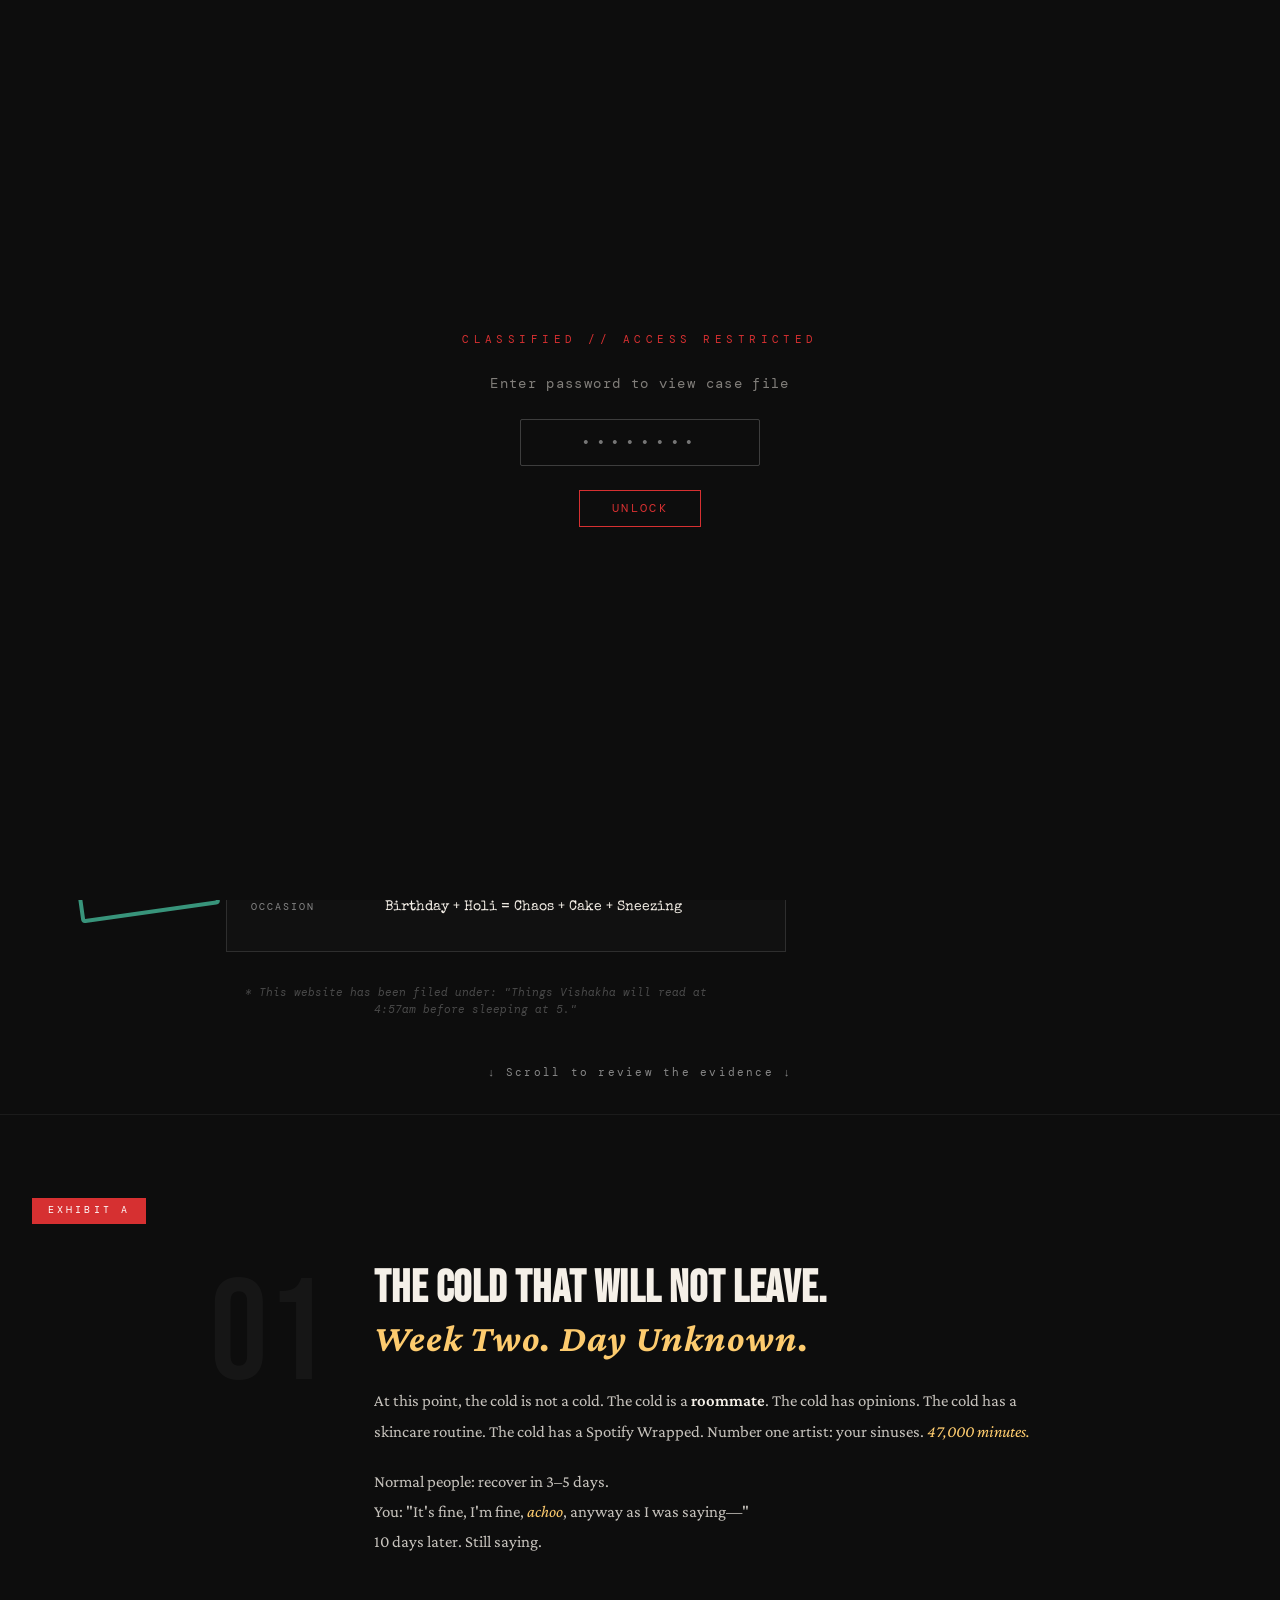
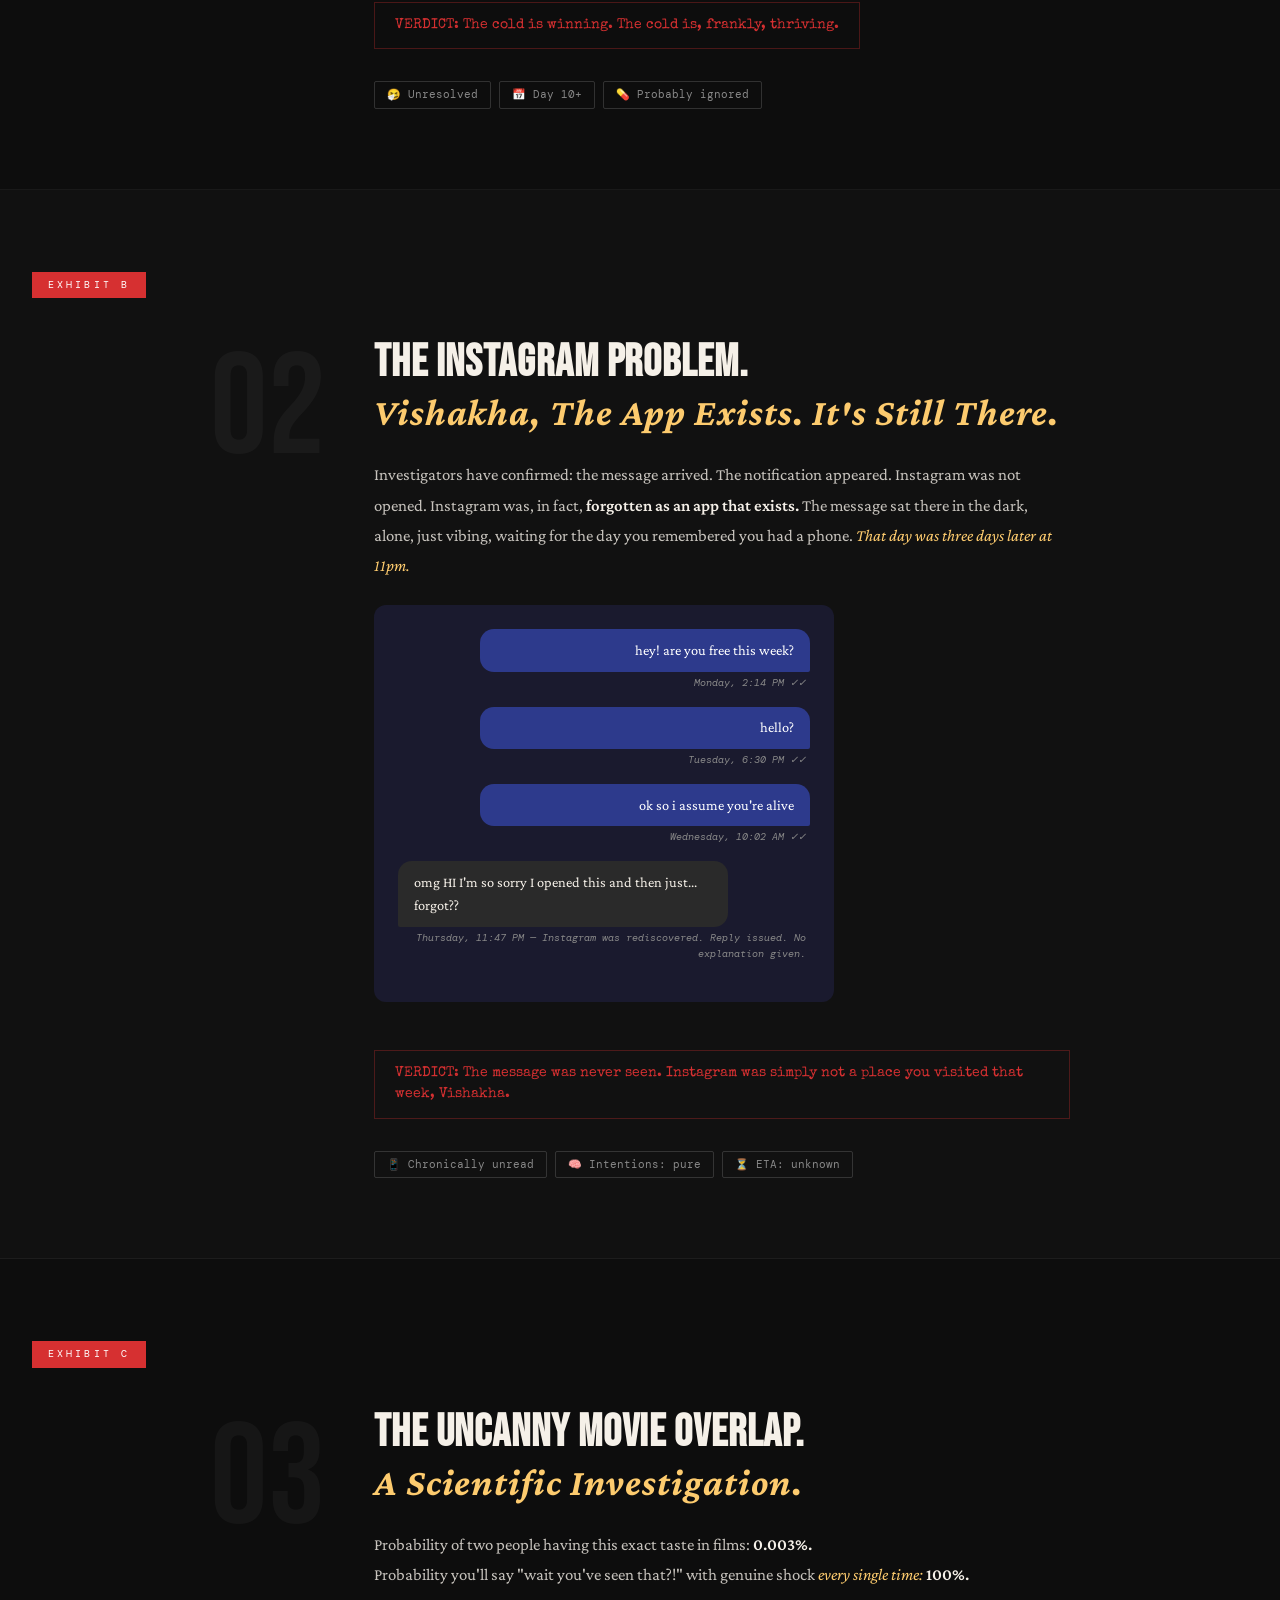
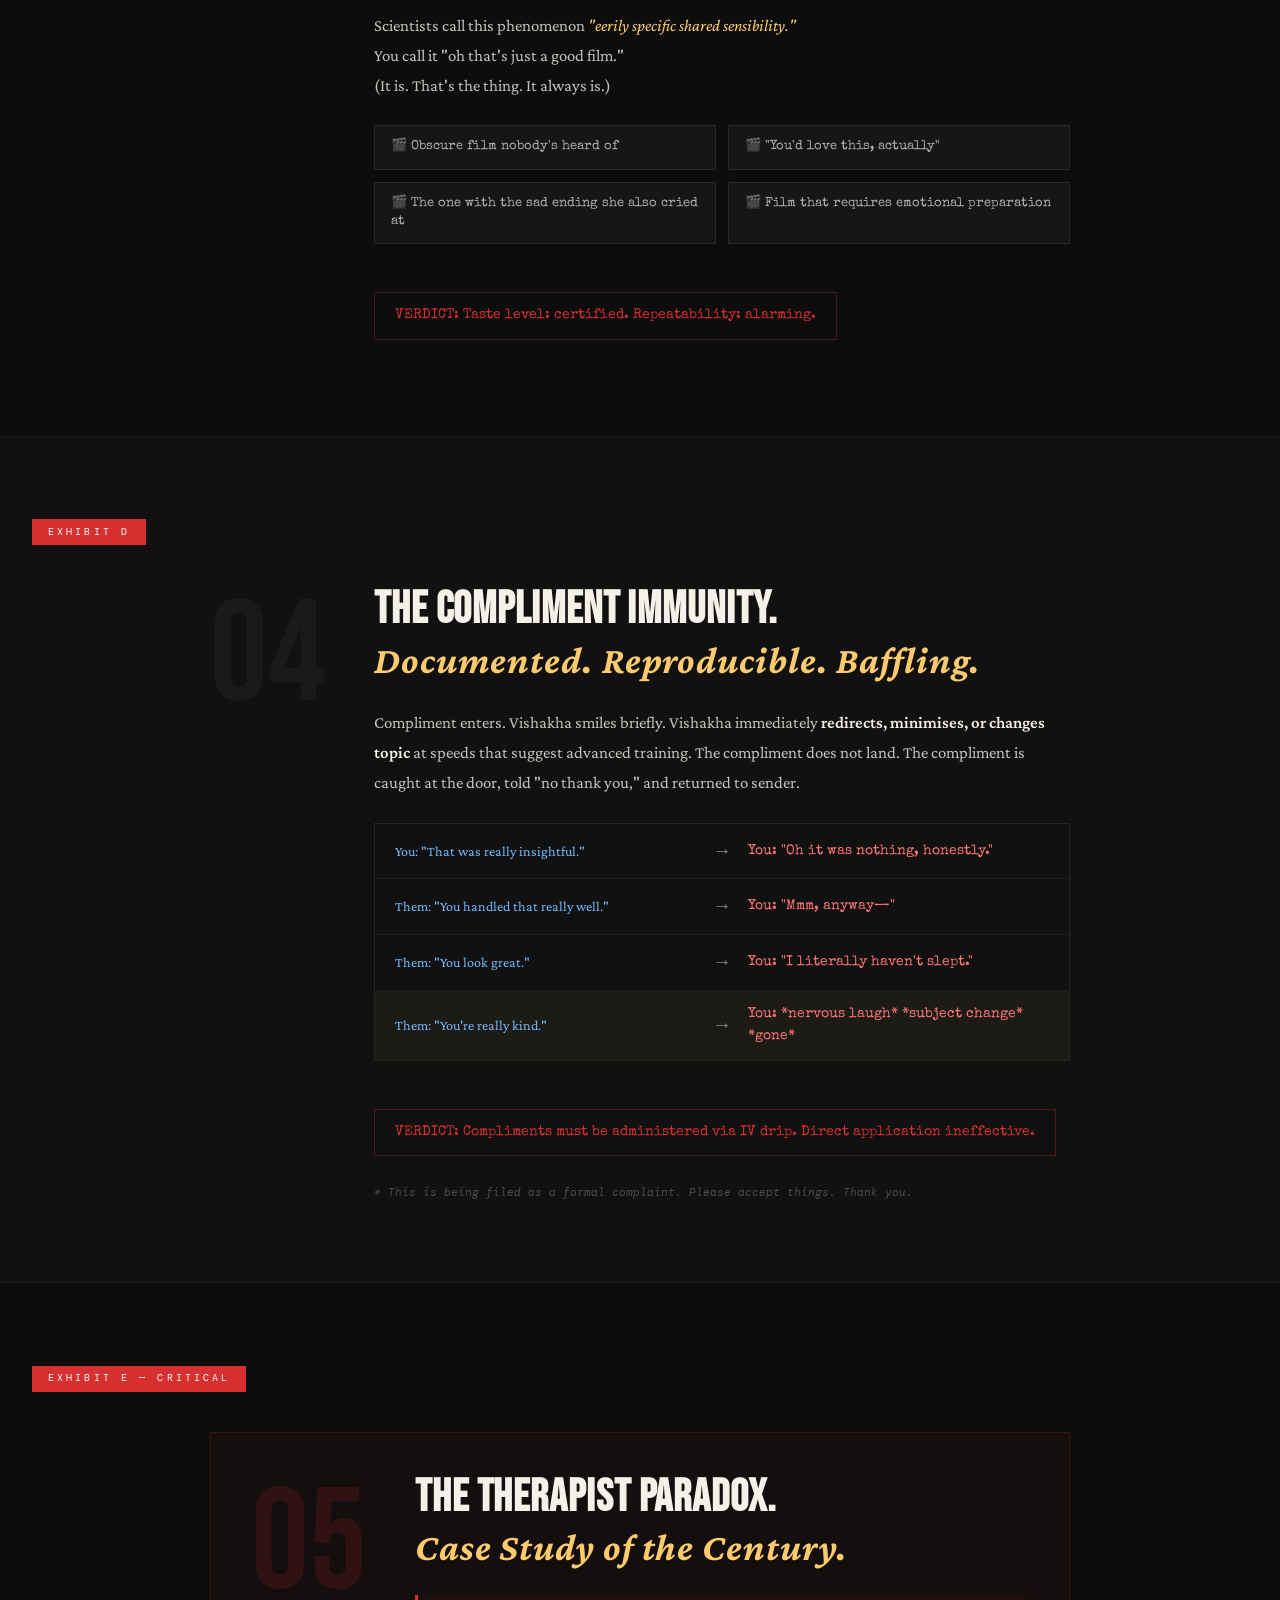
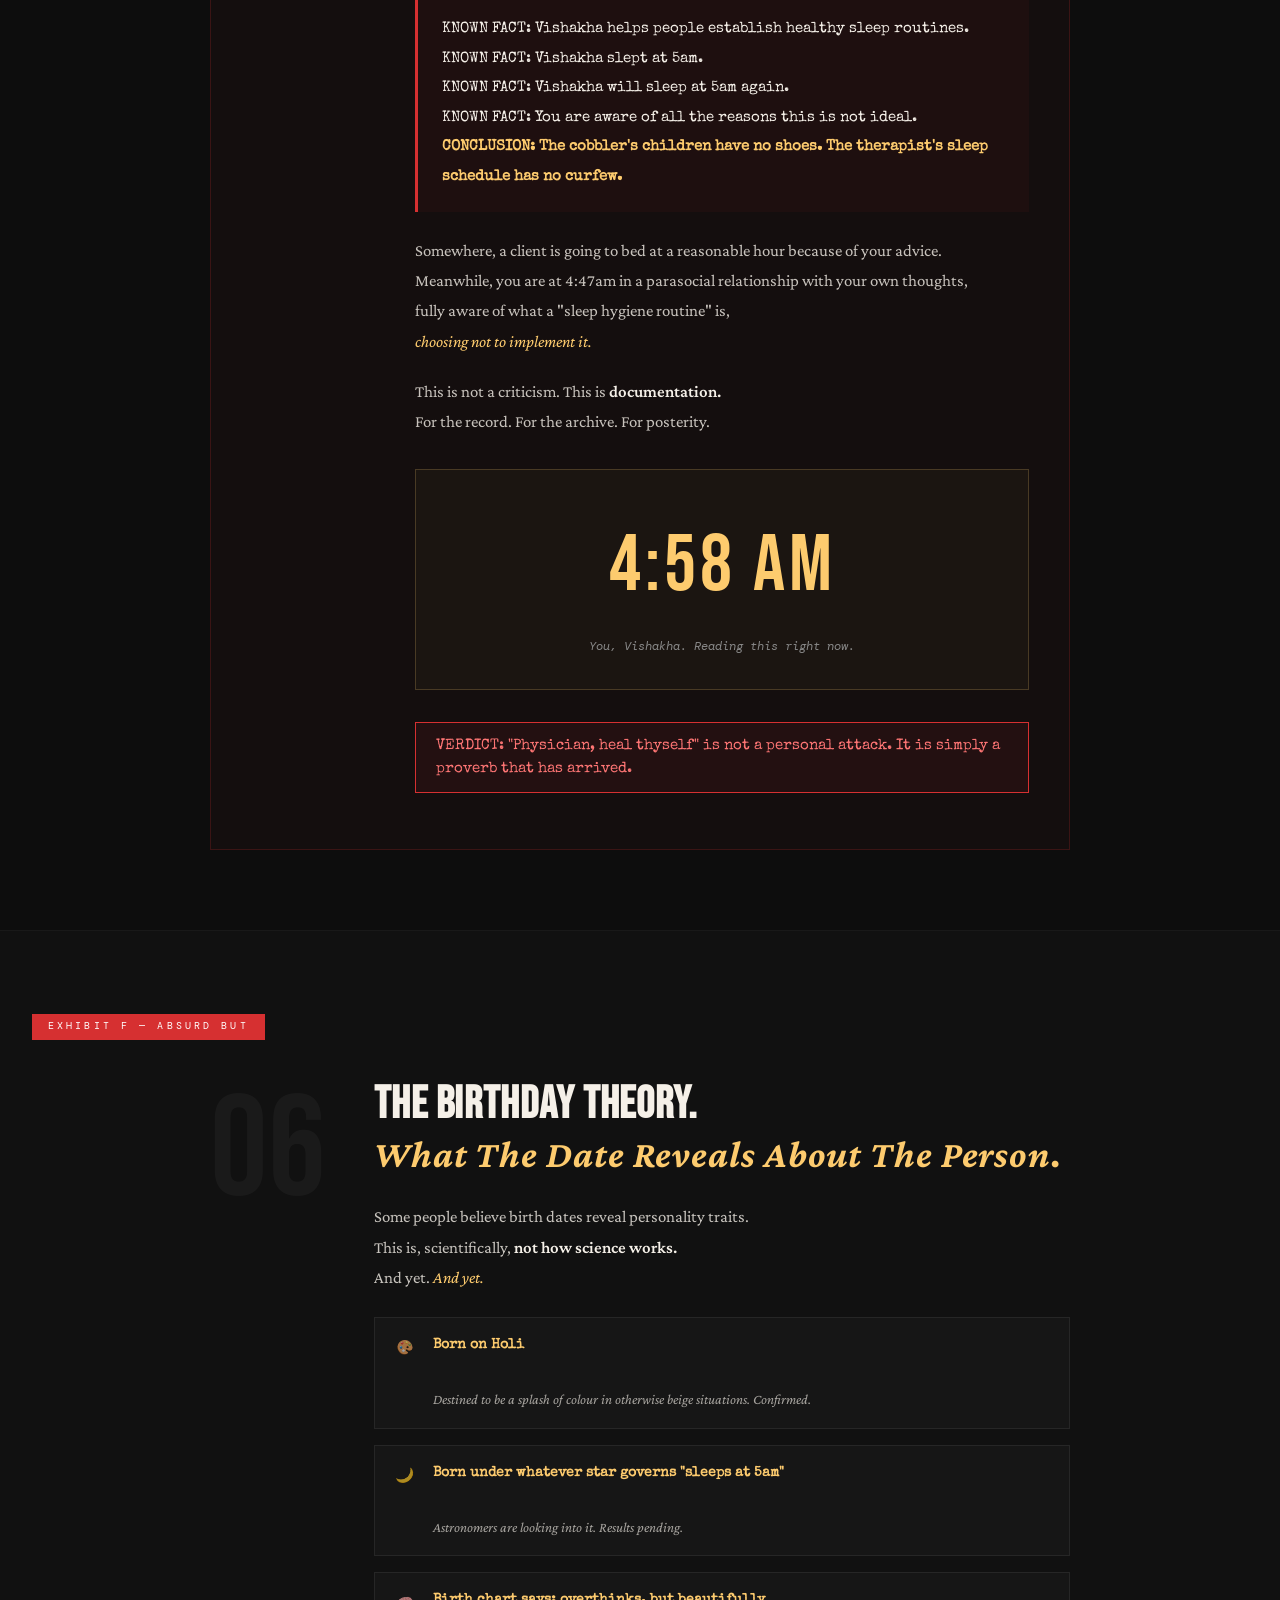
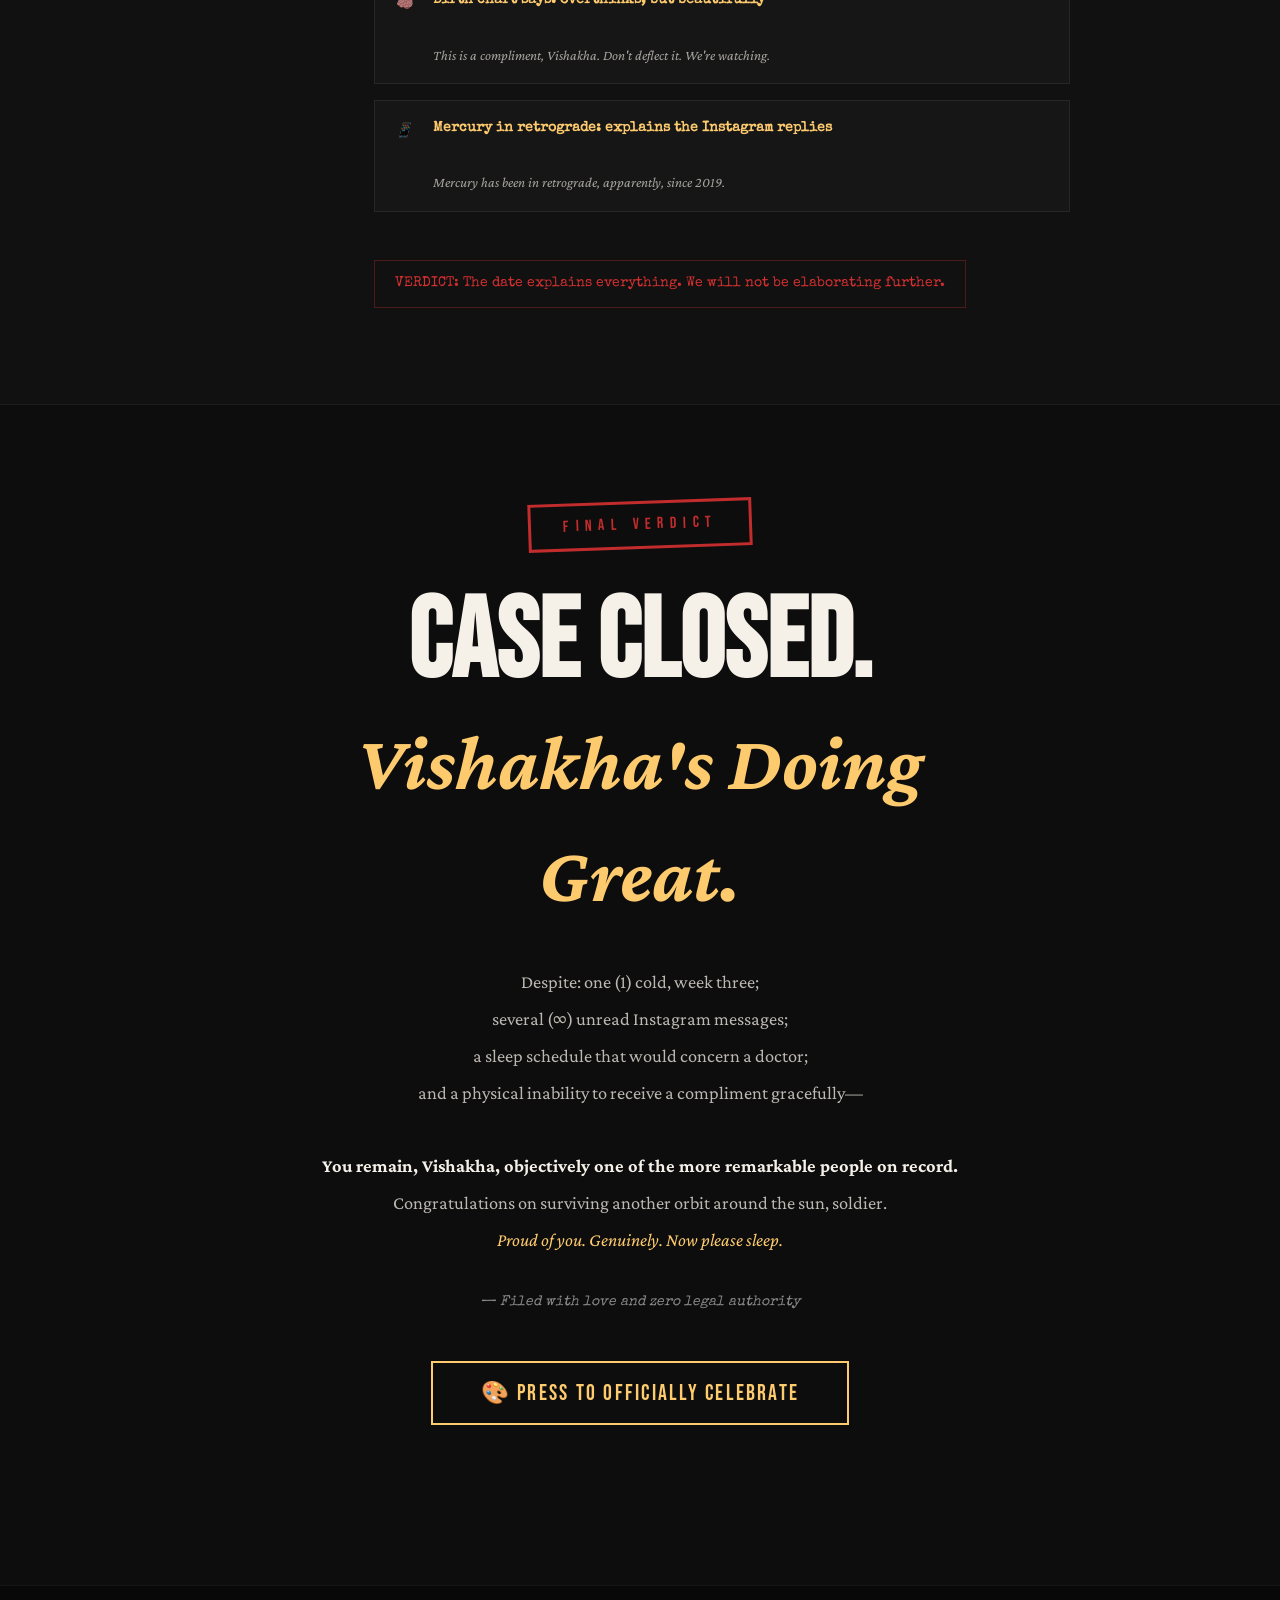
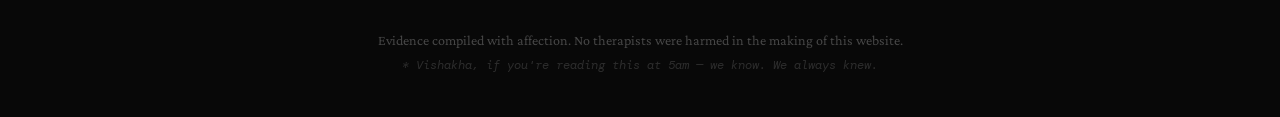
<file: index.html>
<!DOCTYPE html>
<html lang="en">
<head>
  <meta charset="UTF-8" />
  <meta name="viewport" content="width=device-width, initial-scale=1.0" />
  <title>CASE FILE: Vishakha's Birthday 🎂</title>
  <style>
/* ═══════════════════════════════════════════════════
   BIRTHDAY CASE FILE v2 — style2.css
   Aesthetic: Dark newspaper × detective board × unhinged
   ═══════════════════════════════════════════════════ */

*, *::before, *::after { box-sizing: border-box; margin: 0; padding: 0; }

:root {
  --bg:        #0D0D0D;
  --bg-alt:    #111111;
  --paper:     #F5F0E8;
  --paper-alt: #EDE8DC;
  --ink:       #1A1A1A;
  --red:       #D63031;
  --yellow:    #FDCB6E;
  --pink:      #FF7675;
  --blue:      #74B9FF;
  --green:     #55EFC4;
  --muted:     #888;
  --white:     #FFFFFF;

  --font-headline: 'Bebas Neue', 'Arial Black', sans-serif;
  --font-body:     'Crimson Pro', Georgia, serif;
  --font-type:     'Special Elite', 'Courier New', monospace;
  --font-mono:     'DM Mono', 'Courier New', monospace;
}

html { scroll-behavior: smooth; font-size: 16px; }

body {
  font-family: var(--font-body);
  background: var(--bg);
  color: var(--paper);
  overflow-x: hidden;
  line-height: 1.6;
  cursor: default;
}

/* Grain texture overlay */
.noise {
  position: fixed;
  inset: 0;
  pointer-events: none;
  z-index: 9998;
  opacity: 0.03;
  background-image: url("data:image/svg+xml,%3Csvg viewBox='0 0 256 256' xmlns='http://www.w3.org/2000/svg'%3E%3Cfilter id='noise'%3E%3CfeTurbulence type='fractalNoise' baseFrequency='0.9' numOctaves='4' stitchTiles='stitch'/%3E%3C/filter%3E%3Crect width='100%25' height='100%25' filter='url(%23noise)'/%3E%3C/svg%3E");
  background-repeat: repeat;
  background-size: 128px;
}

/* ── LOADER ───────────────────────────────────────── */
.loader {
  position: fixed;
  inset: 0;
  background: var(--bg);
  z-index: 9999;
  display: flex;
  align-items: center;
  justify-content: center;
  transition: opacity 0.6s ease;
}

.loader.hidden { opacity: 0; pointer-events: none; }

.loader-inner { text-align: center; max-width: 400px; padding: 2rem; }

.loader-tag {
  font-family: var(--font-headline);
  font-size: 0.75rem;
  letter-spacing: 0.4em;
  color: var(--red);
  margin-bottom: 1.5rem;
}

.loader-text {
  font-family: var(--font-type);
  font-size: 1.1rem;
  color: var(--paper);
  margin-bottom: 1.5rem;
}

.blink { animation: blink 0.8s step-end infinite; }
@keyframes blink { 0%, 100% { opacity: 1; } 50% { opacity: 0; } }

.loader-bar {
  width: 100%;
  height: 3px;
  background: rgba(255,255,255,0.1);
  border-radius: 2px;
  overflow: hidden;
  margin-bottom: 1rem;
}

.loader-fill {
  height: 100%;
  width: 0%;
  background: var(--red);
  transition: width 0.05s linear;
}

.loader-sub {
  font-family: var(--font-mono);
  font-size: 0.7rem;
  color: var(--muted);
  font-style: italic;
}

/* ── HERO ─────────────────────────────────────────── */
.hero {
  min-height: 100vh;
  display: flex;
  flex-direction: column;
  align-items: center;
  justify-content: center;
  position: relative;
  padding: 4rem 2rem 6rem;
  overflow: hidden;
  border-bottom: 1px solid rgba(255,255,255,0.06);
}

/* Giant bg text */
.hero-bg-text {
  position: absolute;
  font-family: var(--font-headline);
  font-size: clamp(10rem, 25vw, 22rem);
  color: rgba(255,255,255,0.02);
  letter-spacing: 0.1em;
  pointer-events: none;
  user-select: none;
  top: 50%;
  left: 50%;
  transform: translate(-50%, -50%);
  white-space: nowrap;
}

/* Stamps */
.stamp {
  position: absolute;
  font-family: var(--font-headline);
  font-size: 1.4rem;
  letter-spacing: 0.2em;
  border: 4px solid;
  padding: 0.4rem 1.2rem;
  border-radius: 4px;
  transform-origin: center;
  opacity: 0.6;
}

.stamp-1 {
  color: var(--red);
  border-color: var(--red);
  top: 12%;
  right: 8%;
  transform: rotate(12deg);
}

.stamp-2 {
  color: var(--green);
  border-color: var(--green);
  bottom: 18%;
  left: 6%;
  transform: rotate(-8deg);
}

/* Case header */
.case-header {
  display: flex;
  align-items: center;
  gap: 1rem;
  margin-bottom: 2rem;
  opacity: 0;
  animation: fade-in 0.6s ease forwards 1.8s;
}

.case-label {
  font-family: var(--font-mono);
  font-size: 0.7rem;
  letter-spacing: 0.3em;
  color: var(--muted);
  text-transform: uppercase;
}

.case-number {
  font-family: var(--font-mono);
  font-size: 0.85rem;
  color: var(--red);
  letter-spacing: 0.1em;
}

/* Hero title */
.hero-title {
  font-family: var(--font-headline);
  font-size: clamp(5rem, 16vw, 13rem);
  line-height: 0.95;
  letter-spacing: 0.02em;
  text-align: center;
  color: var(--paper);
  margin-bottom: 3rem;
  opacity: 0;
  animation: fade-in 0.8s ease forwards 2s;
}

.hero-title em {
  font-family: 'Crimson Pro', serif;
  font-style: italic;
  color: var(--yellow);
  font-size: 0.85em;
}

/* Dossier block */
.hero-dossier {
  width: 100%;
  max-width: 560px;
  border: 1px solid rgba(255,255,255,0.12);
  padding: 1.5rem;
  background: rgba(255,255,255,0.02);
  opacity: 0;
  animation: fade-in 0.8s ease forwards 2.3s;
}

.dossier-row {
  display: flex;
  gap: 1.5rem;
  padding: 0.55rem 0;
  border-bottom: 1px solid rgba(255,255,255,0.06);
  font-size: 0.9rem;
  align-items: baseline;
}

.dossier-row:last-child { border-bottom: none; }

.d-label {
  font-family: var(--font-mono);
  font-size: 0.65rem;
  letter-spacing: 0.2em;
  color: var(--muted);
  text-transform: uppercase;
  flex-shrink: 0;
  width: 110px;
}

.d-val {
  font-family: var(--font-type);
  font-size: 0.88rem;
  color: var(--paper);
  line-height: 1.4;
}

.hero-footnote {
  margin-top: 2rem;
  font-family: var(--font-mono);
  font-size: 0.68rem;
  color: rgba(255,255,255,0.25);
  font-style: italic;
  text-align: center;
  max-width: 500px;
  opacity: 0;
  animation: fade-in 0.8s ease forwards 2.7s;
}

.scroll-hint {
  position: absolute;
  bottom: 2rem;
  left: 50%;
  transform: translateX(-50%);
  font-family: var(--font-mono);
  font-size: 0.7rem;
  letter-spacing: 0.2em;
  color: var(--muted);
  animation: pulse-hint 2s ease-in-out infinite;
}

@keyframes pulse-hint {
  0%, 100% { opacity: 0.4; }
  50%       { opacity: 1; }
}

@keyframes fade-in {
  from { opacity: 0; transform: translateY(16px); }
  to   { opacity: 1; transform: translateY(0); }
}

/* ── EVIDENCE SECTIONS ────────────────────────────── */
.evidence-section {
  padding: 5rem 2rem;
  position: relative;
  border-bottom: 1px solid rgba(255,255,255,0.05);
}

.evidence-section.alt-bg { background: var(--bg-alt); }

.section-tape {
  display: inline-block;
  background: var(--red);
  color: var(--white);
  font-family: var(--font-mono);
  font-size: 0.65rem;
  letter-spacing: 0.3em;
  padding: 0.3rem 1rem;
  margin-bottom: 2.5rem;
  text-transform: uppercase;
}

.evidence-card {
  max-width: 860px;
  margin: 0 auto;
  display: flex;
  gap: 3rem;
  align-items: flex-start;
}

.evidence-number {
  font-family: var(--font-headline);
  font-size: clamp(5rem, 12vw, 9rem);
  line-height: 1;
  color: rgba(255,255,255,0.04);
  flex-shrink: 0;
  user-select: none;
}

.critical-num { color: rgba(214,48,49,0.15); }

.evidence-body { flex: 1; }

.evidence-title {
  font-family: var(--font-headline);
  font-size: clamp(1.6rem, 4vw, 2.8rem);
  line-height: 1.1;
  letter-spacing: 0.02em;
  color: var(--paper);
  margin-bottom: 1.5rem;
}

.evidence-title em {
  font-family: 'Crimson Pro', serif;
  font-style: italic;
  color: var(--yellow);
  font-size: 0.85em;
}

.evidence-text {
  font-size: 1.05rem;
  color: rgba(245,240,232,0.8);
  line-height: 1.8;
  margin-bottom: 1.25rem;
}

.evidence-text strong { color: var(--paper); font-weight: 600; }
.evidence-text em     { color: var(--yellow); font-style: italic; }

.evidence-verdict {
  font-family: var(--font-type);
  font-size: 0.9rem;
  color: var(--red);
  margin: 1.5rem 0 1rem;
  padding: 0.75rem 1.25rem;
  border: 1px solid rgba(214,48,49,0.3);
  display: inline-block;
  line-height: 1.5;
}

.critical-verdict {
  background: rgba(214,48,49,0.08);
  border-color: var(--red);
  color: var(--pink);
  font-size: 0.95rem;
  display: block;
}

.evidence-tag-row {
  display: flex;
  flex-wrap: wrap;
  gap: 0.5rem;
  margin-top: 1rem;
}

.etag {
  font-family: var(--font-mono);
  font-size: 0.68rem;
  padding: 0.25rem 0.75rem;
  border: 1px solid rgba(255,255,255,0.15);
  color: var(--muted);
  border-radius: 2px;
}

.side-note {
  font-family: var(--font-mono);
  font-size: 0.7rem;
  color: rgba(255,255,255,0.25);
  font-style: italic;
  margin-top: 0.75rem;
}

/* Highlight card (Therapist Paradox) */
.highlight-card {
  border: 1px solid rgba(214,48,49,0.2);
  padding: 2.5rem;
  background: rgba(214,48,49,0.03);
}

/* Fake chat */
.fake-chat {
  background: #1A1A2E;
  border-radius: 12px;
  padding: 1.5rem;
  margin: 1.5rem 0;
  max-width: 460px;
}

.chat-bubble {
  display: inline-block;
  padding: 0.6rem 1rem;
  border-radius: 14px;
  font-family: var(--font-body);
  font-size: 0.9rem;
  margin-bottom: 0.2rem;
  max-width: 80%;
}

.chat-bubble.sent {
  background: #2D3A8C;
  color: #fff;
  margin-left: auto;
  display: block;
  text-align: right;
  border-radius: 14px 14px 2px 14px;
}

.chat-bubble.received {
  background: #2A2A2A;
  color: var(--paper);
  display: block;
  border-radius: 14px 14px 14px 2px;
}

.chat-time {
  font-family: var(--font-mono);
  font-size: 0.62rem;
  color: var(--muted);
  text-align: right;
  margin-bottom: 1rem;
  padding-right: 0.25rem;
  font-style: italic;
}

/* Movie grid */
.movie-grid {
  display: grid;
  grid-template-columns: 1fr 1fr;
  gap: 0.75rem;
  margin: 1.5rem 0;
}

.movie-card {
  background: rgba(255,255,255,0.04);
  border: 1px solid rgba(255,255,255,0.08);
  padding: 0.75rem 1rem;
  font-family: var(--font-type);
  font-size: 0.82rem;
  color: rgba(245,240,232,0.7);
  line-height: 1.4;
}

/* Compliment deflect chart */
.deflect-chart {
  margin: 1.5rem 0;
  border: 1px solid rgba(255,255,255,0.08);
}

.deflect-row {
  display: flex;
  align-items: center;
  gap: 1rem;
  padding: 0.75rem 1.25rem;
  border-bottom: 1px solid rgba(255,255,255,0.05);
  flex-wrap: wrap;
}

.deflect-row:last-child { border-bottom: none; }

.highlight-row { background: rgba(253,203,110,0.05); }

.deflect-in {
  flex: 1;
  font-family: var(--font-body);
  font-size: 0.88rem;
  color: var(--blue);
  min-width: 160px;
}

.deflect-arrow {
  color: var(--muted);
  font-size: 1.2rem;
  flex-shrink: 0;
}

.deflect-out {
  flex: 1;
  font-family: var(--font-type);
  font-size: 0.88rem;
  color: var(--pink);
  min-width: 160px;
}

/* Paradox box */
.paradox-box {
  border-left: 3px solid var(--red);
  background: rgba(214,48,49,0.05);
  padding: 1.25rem 1.5rem;
  margin: 1.5rem 0;
}

.paradox-statement {
  font-family: var(--font-type);
  font-size: 0.92rem;
  line-height: 2;
  color: var(--paper);
}

.paradox-statement strong { color: var(--yellow); }

/* Clock display */
.clock-display {
  text-align: center;
  margin: 2rem 0;
  padding: 2rem;
  border: 1px solid rgba(253,203,110,0.2);
  background: rgba(253,203,110,0.03);
}

.clock-time {
  display: block;
  font-family: var(--font-headline);
  font-size: clamp(3rem, 8vw, 5rem);
  color: var(--yellow);
  letter-spacing: 0.05em;
  animation: flicker 4s ease-in-out infinite;
}

@keyframes flicker {
  0%, 95%, 100% { opacity: 1; }
  96%            { opacity: 0.4; }
  97%            { opacity: 1; }
  98%            { opacity: 0.6; }
}

.clock-caption {
  display: block;
  font-family: var(--font-mono);
  font-size: 0.72rem;
  color: var(--muted);
  font-style: italic;
  margin-top: 0.5rem;
}

/* Birth reveal */
.birth-reveal-box {
  display: flex;
  flex-direction: column;
  gap: 1rem;
  margin: 1.5rem 0;
}

.birth-item {
  display: flex;
  gap: 1.25rem;
  align-items: flex-start;
  padding: 1rem 1.25rem;
  border: 1px solid rgba(255,255,255,0.07);
  background: rgba(255,255,255,0.02);
}

.birth-icon {
  font-size: 1.5rem;
  flex-shrink: 0;
  margin-top: 0.2rem;
}

.birth-item strong {
  display: block;
  font-family: var(--font-type);
  font-size: 0.88rem;
  color: var(--yellow);
  margin-bottom: 0.25rem;
}

.birth-item span {
  font-size: 0.88rem;
  color: rgba(245,240,232,0.65);
  font-style: italic;
  line-height: 1.5;
}

/* ── MESSAGE SECTION ──────────────────────────────── */
.message-section {
  min-height: 55vh;
  display: flex;
  align-items: center;
  justify-content: center;
  background: #F9F5EF;
  padding: 5rem 2rem;
}

.message-wrapper {
  max-width: 600px;
  text-align: center;
}

.message-label {
  font-family: var(--font-mono);
  font-size: 0.75rem;
  letter-spacing: 0.25em;
  text-transform: uppercase;
  color: #999;
  margin-bottom: 2.5rem;
}

.message-label::before,
.message-label::after {
  content: '—';
  margin: 0 0.75rem;
  color: #CCC;
}

.message-text {
  font-family: 'Crimson Pro', serif;
  font-size: clamp(1.15rem, 2.5vw, 1.45rem);
  font-style: italic;
  font-weight: 400;
  line-height: 1.95;
  color: #2a2a2a;
  quotes: none;
}

/* ── VERDICT SECTION ──────────────────────────────── */
.verdict-section {
  min-height: 70vh;
  background: var(--bg);
  display: flex;
  align-items: center;
  justify-content: center;
  padding: 6rem 2rem;
  position: relative;
  overflow: hidden;
  text-align: center;
}

.verdict-content {
  position: relative;
  z-index: 2;
  max-width: 680px;
}

.verdict-stamp {
  display: inline-block;
  font-family: var(--font-headline);
  font-size: 1rem;
  letter-spacing: 0.4em;
  color: var(--red);
  border: 3px solid var(--red);
  padding: 0.5rem 2rem;
  margin-bottom: 2.5rem;
  transform: rotate(-2deg);
  opacity: 0.9;
}

.verdict-title {
  font-family: var(--font-headline);
  font-size: clamp(3rem, 9vw, 7rem);
  line-height: 1;
  color: var(--paper);
  margin-bottom: 2.5rem;
}

.verdict-title em {
  font-family: 'Crimson Pro', serif;
  font-style: italic;
  color: var(--yellow);
  font-size: 0.7em;
}

.verdict-text {
  font-size: clamp(0.95rem, 2vw, 1.15rem);
  color: rgba(245,240,232,0.75);
  line-height: 2;
  margin-bottom: 2rem;
}

.verdict-text strong { color: var(--paper); }
.verdict-text em { color: var(--yellow); }

.verdict-signature {
  font-family: var(--font-type);
  font-size: 0.88rem;
  color: var(--muted);
  font-style: italic;
  margin-bottom: 3rem;
}

/* ── CHAOS BUTTON ─────────────────────────────────── */
.chaos-btn {
  cursor: pointer;
  background: transparent;
  border: 2px solid var(--yellow);
  color: var(--yellow);
  font-family: var(--font-headline);
  font-size: 1.4rem;
  letter-spacing: 0.1em;
  padding: 1rem 3rem;
  border-radius: 0;
  transition: background 0.2s, color 0.2s, transform 0.15s;
}

.chaos-btn:hover {
  background: var(--yellow);
  color: var(--ink);
  transform: scale(1.04);
}

.chaos-btn:active { transform: scale(0.97); }

.chaos-message {
  margin-top: 2rem;
  font-family: var(--font-type);
  font-size: clamp(1rem, 2.5vw, 1.5rem);
  color: var(--pink);
  font-style: italic;
  min-height: 2rem;
  opacity: 0;
  transition: opacity 0.5s ease, transform 0.5s ease;
  transform: translateY(8px);
}

.chaos-message.visible { opacity: 1; transform: translateY(0); }

/* Confetti + splash (reused) */
.confetti-container {
  position: absolute; inset: 0;
  pointer-events: none; z-index: 1; overflow: hidden;
}

.confetti-piece {
  position: absolute;
  opacity: 0;
  animation: confetti-fall 2.5s ease-in forwards;
}

@keyframes confetti-fall {
  0%   { transform: translateY(-20px) rotate(0deg); opacity: 1; }
  100% { transform: translateY(100vh) rotate(720deg); opacity: 0; }
}

.splash-overlay {
  position: fixed; inset: 0;
  pointer-events: none; z-index: 9997; opacity: 0;
  transition: opacity 0.1s ease;
}

.splash-overlay.active {
  animation: splash-burst 0.8s ease forwards;
}

@keyframes splash-burst {
  0%   { opacity: 0; }
  10%  { opacity: 0.7; background: radial-gradient(circle at 50% 50%, rgba(253,203,110,0.6) 0%, rgba(255,118,117,0.4) 40%, rgba(116,185,255,0.3) 70%, transparent 100%); }
  100% { opacity: 0; }
}

/* ── FOOTER ───────────────────────────────────────── */
.footer {
  background: #080808;
  color: rgba(255,255,255,0.25);
  text-align: center;
  padding: 2.5rem 2rem;
  font-family: var(--font-body);
  font-size: 0.88rem;
  line-height: 2;
  border-top: 1px solid rgba(255,255,255,0.05);
}

.footer-mono {
  font-family: var(--font-mono);
  font-size: 0.72rem;
  color: rgba(255,255,255,0.15);
  font-style: italic;
}

/* ── SCROLL REVEAL ────────────────────────────────── */
.reveal {
  opacity: 0;
  transform: translateY(28px);
  transition: opacity 0.7s ease, transform 0.7s ease;
}

.reveal.visible { opacity: 1; transform: translateY(0); }

/* ── RESPONSIVE ───────────────────────────────────── */
@media (max-width: 720px) {
  .evidence-card { flex-direction: column; gap: 0.5rem; }
  .evidence-number { font-size: 4rem; }

  .movie-grid { grid-template-columns: 1fr; }

  .deflect-row { flex-direction: column; gap: 0.25rem; }
  .deflect-arrow { display: none; }

  .stamp { display: none; }

  .hero-title { font-size: clamp(4rem, 20vw, 7rem); }
}

@media (max-width: 480px) {
  .evidence-section { padding: 3.5rem 1.25rem; }
  .hero { padding: 3rem 1.25rem 5rem; }
  .verdict-section { padding: 4rem 1.25rem; }
  .fake-chat { padding: 1rem; }
}

</style>
  <link href="https://fonts.googleapis.com/css2?family=Bebas+Neue&family=Crimson+Pro:ital,wght@0,400;0,600;1,400;1,600&family=Special+Elite&family=DM+Mono:wght@300;400;500&display=swap" rel="stylesheet" />
</head>
<body>

  <!-- PASSWORD SCREEN -->
  <div id="passwordScreen" style="
    position:fixed;inset:0;z-index:999999;
    background:#0D0D0D;
    display:flex;align-items:center;justify-content:center;
    flex-direction:column;gap:1.5rem;
    font-family:'DM Mono','Courier New',monospace;
  ">
    <p style="color:#D63031;font-size:0.7rem;letter-spacing:0.4em;text-transform:uppercase;">CLASSIFIED // ACCESS RESTRICTED</p>
    <p style="color:rgba(245,240,232,0.5);font-size:0.85rem;letter-spacing:0.1em;">Enter password to view case file</p>
    <input id="pwInput" type="password" placeholder="••••••••" style="
      background:transparent;border:1px solid rgba(255,255,255,0.2);
      color:#F5F0E8;font-family:'DM Mono',monospace;font-size:1rem;
      padding:0.75rem 1.25rem;outline:none;text-align:center;
      letter-spacing:0.3em;width:240px;border-radius:2px;
    " onkeydown="if(event.key==='Enter') checkPassword()" />
    <button onclick="checkPassword()" style="
      background:transparent;border:1px solid #D63031;
      color:#D63031;font-family:'DM Mono',monospace;
      font-size:0.75rem;letter-spacing:0.2em;padding:0.6rem 2rem;
      cursor:pointer;text-transform:uppercase;
    ">Unlock</button>
    <p id="pwError" style="color:#FF7675;font-size:0.72rem;letter-spacing:0.1em;opacity:0;transition:opacity 0.3s;">Wrong password. Try again.</p>
  </div>

    <div class="loader" id="loader">
    <div class="loader-inner">
      <p class="loader-tag">CLASSIFIED</p>
      <p class="loader-text">Compiling evidence...<span class="blink">_</span></p>
      <div class="loader-bar"><div class="loader-fill" id="loaderFill"></div></div>
      <p class="loader-sub">Please hold. Vishakha is unaware of this investigation.</p>
    </div>
  </div>

  <!-- NOISE OVERLAY -->
  <div class="noise"></div>

  <!-- ══════════════════════════════════════════ -->
  <!-- HERO: CASE FILE COVER                      -->
  <!-- ══════════════════════════════════════════ -->
  <section class="hero" id="hero">
    <div class="hero-bg-text" aria-hidden="true">BIRTHDAY</div>

    <div class="stamp stamp-1">CONFIDENTIAL</div>
    <div class="stamp stamp-2">VERIFIED</div>

    <div class="hero-content">
      <div class="case-header">
        <span class="case-label">CASE FILE NO.</span>
        <span class="case-number">031-HOLI-BDAY</span>
      </div>

      <h1 class="hero-title">HAPPY<br/><em>BIRTHDAY</em><br/>VISHAKHA</h1>

      <div class="hero-dossier">
        <div class="dossier-row">
          <span class="d-label">SUBJECT</span>
          <span class="d-val">Vishakha. Yes, you. Reading this right now.</span>
        </div>
        <div class="dossier-row">
          <span class="d-label">STATUS</span>
          <span class="d-val">Still here. Still iconic. Cold: ongoing.</span>
        </div>
        <div class="dossier-row">
          <span class="d-label">THREAT LEVEL</span>
          <span class="d-val">Medium. High taste. Zero cold recovery.</span>
        </div>
        <div class="dossier-row">
          <span class="d-label">OCCASION</span>
          <span class="d-val">Birthday + Holi = Chaos + Cake + Sneezing</span>
        </div>
      </div>

      <p class="hero-footnote">* This website has been filed under: "Things Vishakha will read at 4:57am before sleeping at 5."</p>
    </div>

    <div class="scroll-hint">↓ Scroll to review the evidence ↓</div>
  </section>

  <!-- ══════════════════════════════════════════ -->
  <!-- SECTION: THE COLD                          -->
  <!-- ══════════════════════════════════════════ -->
  <section class="evidence-section" id="cold">
    <div class="section-tape">EXHIBIT A</div>
    <div class="evidence-card reveal">
      <div class="evidence-number">01</div>
      <div class="evidence-body">
        <h2 class="evidence-title">The Cold That Will Not Leave.<br/><em>Week Two. Day Unknown.</em></h2>
        <p class="evidence-text">
          At this point, the cold is not a cold. The cold is a <strong>roommate</strong>. 
          The cold has opinions. The cold has a skincare routine. 
          The cold has a Spotify Wrapped. Number one artist: your sinuses. 
          <em>47,000 minutes.</em>
        </p>
        <p class="evidence-text">
          Normal people: recover in 3–5 days.<br/>
          You: "It's fine, I'm fine, <em>achoo</em>, anyway as I was saying—"<br/>
          10 days later. Still saying.
        </p>
        <div class="evidence-verdict">
          VERDICT: The cold is winning. The cold is, frankly, thriving.
        </div>
        <div class="evidence-tag-row">
          <span class="etag">🤧 Unresolved</span>
          <span class="etag">📅 Day 10+</span>
          <span class="etag">💊 Probably ignored</span>
        </div>
      </div>
    </div>
  </section>

  <!-- ══════════════════════════════════════════ -->
  <!-- SECTION: INSTAGRAM INBOX                   -->
  <!-- ══════════════════════════════════════════ -->
  <section class="evidence-section alt-bg" id="insta">
    <div class="section-tape">EXHIBIT B</div>
    <div class="evidence-card reveal">
      <div class="evidence-number">02</div>
      <div class="evidence-body">
        <h2 class="evidence-title">The Instagram Problem.<br/><em>Vishakha, The App Exists. It's Still There.</em></h2>
        <p class="evidence-text">
          Investigators have confirmed: the message arrived. The notification appeared. 
          Instagram was not opened. Instagram was, in fact, <strong>forgotten as an app that exists.</strong>
          The message sat there in the dark, alone, just vibing, 
          waiting for the day you remembered you had a phone. <em>That day was three days later at 11pm.</em>
        </p>

        <!-- Fake chat UI -->
        <div class="fake-chat">
          <div class="chat-bubble sent">hey! are you free this week?</div>
          <div class="chat-time">Monday, 2:14 PM ✓✓</div>
          <div class="chat-bubble sent">hello?</div>
          <div class="chat-time">Tuesday, 6:30 PM ✓✓</div>
          <div class="chat-bubble sent">ok so i assume you're alive</div>
          <div class="chat-time">Wednesday, 10:02 AM ✓✓</div>
          <div class="chat-bubble received">omg HI I'm so sorry I opened this and then just... forgot??</div>
          <div class="chat-time">Thursday, 11:47 PM — <em>Instagram was rediscovered. Reply issued. No explanation given.</em></div>
        </div>

        <div class="evidence-verdict">
          VERDICT: The message was never seen. Instagram was simply not a place you visited that week, Vishakha.
        </div>
        <div class="evidence-tag-row">
          <span class="etag">📱 Chronically unread</span>
          <span class="etag">🧠 Intentions: pure</span>
          <span class="etag">⏳ ETA: unknown</span>
        </div>
      </div>
    </div>
  </section>

  <!-- ══════════════════════════════════════════ -->
  <!-- SECTION: THE MOVIE TASTE                   -->
  <!-- ══════════════════════════════════════════ -->
  <section class="evidence-section" id="movies">
    <div class="section-tape">EXHIBIT C</div>
    <div class="evidence-card reveal">
      <div class="evidence-number">03</div>
      <div class="evidence-body">
        <h2 class="evidence-title">The Uncanny Movie Overlap.<br/><em>A Scientific Investigation.</em></h2>
        <p class="evidence-text">
          Probability of two people having this exact taste in films: <strong>0.003%.</strong><br/>
          Probability you'll say "wait you've seen that?!" with genuine shock <em>every single time:</em> <strong>100%.</strong>
        </p>
        <p class="evidence-text">
          Scientists call this phenomenon <em>"eerily specific shared sensibility."</em><br/>
          You call it "oh that's just a good film."<br/>
          (It is. That's the thing. It always is.)
        </p>
        <div class="movie-grid">
          <div class="movie-card">🎬 Obscure film nobody's heard of</div>
          <div class="movie-card">🎬 "You'd love this, actually"</div>
          <div class="movie-card">🎬 The one with the sad ending she also cried at</div>
          <div class="movie-card">🎬 Film that requires emotional preparation</div>
        </div>
        <div class="evidence-verdict">
          VERDICT: Taste level: certified. Repeatability: alarming.
        </div>
      </div>
    </div>
  </section>

  <!-- ══════════════════════════════════════════ -->
  <!-- SECTION: THE COMPLIMENT DEFLECTION         -->
  <!-- ══════════════════════════════════════════ -->
  <section class="evidence-section alt-bg" id="compliments">
    <div class="section-tape">EXHIBIT D</div>
    <div class="evidence-card reveal">
      <div class="evidence-number">04</div>
      <div class="evidence-body">
        <h2 class="evidence-title">The Compliment Immunity.<br/><em>Documented. Reproducible. Baffling.</em></h2>
        <p class="evidence-text">
          Compliment enters. Vishakha smiles briefly. Vishakha immediately 
          <strong>redirects, minimises, or changes topic</strong> at speeds that suggest 
          advanced training. The compliment does not land. 
          The compliment is caught at the door, told "no thank you," and returned to sender.
        </p>

        <!-- Compliment deflection chart -->
        <div class="deflect-chart">
          <div class="deflect-row">
            <span class="deflect-in">You: "That was really insightful."</span>
            <span class="deflect-arrow">→</span>
            <span class="deflect-out">You: "Oh it was nothing, honestly."</span>
          </div>
          <div class="deflect-row">
            <span class="deflect-in">Them: "You handled that really well."</span>
            <span class="deflect-arrow">→</span>
            <span class="deflect-out">You: "Mmm, anyway—"</span>
          </div>
          <div class="deflect-row">
            <span class="deflect-in">Them: "You look great."</span>
            <span class="deflect-arrow">→</span>
            <span class="deflect-out">You: "I literally haven't slept."</span>
          </div>
          <div class="deflect-row highlight-row">
            <span class="deflect-in">Them: "You're really kind."</span>
            <span class="deflect-arrow">→</span>
            <span class="deflect-out">You: *nervous laugh* *subject change* *gone*</span>
          </div>
        </div>

        <div class="evidence-verdict">
          VERDICT: Compliments must be administered via IV drip. Direct application ineffective.
        </div>
        <div class="side-note">* This is being filed as a formal complaint. Please accept things. Thank you.</div>
      </div>
    </div>
  </section>

  <!-- ══════════════════════════════════════════ -->
  <!-- SECTION: THE THERAPIST PARADOX             -->
  <!-- ══════════════════════════════════════════ -->
  <section class="evidence-section" id="therapist">
    <div class="section-tape">EXHIBIT E — CRITICAL</div>
    <div class="evidence-card reveal highlight-card">
      <div class="evidence-number critical-num">05</div>
      <div class="evidence-body">
        <h2 class="evidence-title">THE THERAPIST PARADOX.<br/><em>Case Study of the Century.</em></h2>

        <div class="paradox-box">
          <p class="paradox-statement">
            KNOWN FACT: Vishakha helps people establish healthy sleep routines.<br/>
            KNOWN FACT: Vishakha slept at 5am.<br/>
            KNOWN FACT: Vishakha will sleep at 5am again.<br/>
            KNOWN FACT: You are aware of all the reasons this is not ideal.<br/>
            <strong>CONCLUSION: The cobbler's children have no shoes. The therapist's sleep schedule has no curfew.</strong>
          </p>
        </div>

        <p class="evidence-text">
          Somewhere, a client is going to bed at a reasonable hour because of your advice.<br/>
          Meanwhile, you are at 4:47am in a parasocial relationship with your own thoughts,<br/>
          fully aware of what a "sleep hygiene routine" is,<br/>
          <em>choosing not to implement it.</em>
        </p>
        <p class="evidence-text">
          This is not a criticism. This is <strong>documentation.</strong><br/>
          For the record. For the archive. For posterity.
        </p>

        <div class="clock-display">
          <span class="clock-time">4:58 AM</span>
          <span class="clock-caption">You, Vishakha. Reading this right now.</span>
        </div>

        <div class="evidence-verdict critical-verdict">
          VERDICT: "Physician, heal thyself" is not a personal attack. It is simply a proverb that has arrived.
        </div>
      </div>
    </div>
  </section>

  <!-- ══════════════════════════════════════════ -->
  <!-- SECTION: BIRTHDAY DATE REVEALS ALL         -->
  <!-- ══════════════════════════════════════════ -->
  <section class="evidence-section alt-bg" id="birthdate">
    <div class="section-tape">EXHIBIT F — ABSURD BUT TRUE</div>
    <div class="evidence-card reveal">
      <div class="evidence-number">06</div>
      <div class="evidence-body">
        <h2 class="evidence-title">The Birthday Theory.<br/><em>What The Date Reveals About The Person.</em></h2>
        <p class="evidence-text">
          Some people believe birth dates reveal personality traits.<br/>
          This is, scientifically, <strong>not how science works.</strong><br/>
          And yet. <em>And yet.</em>
        </p>

        <div class="birth-reveal-box">
          <div class="birth-item">
            <span class="birth-icon">🎨</span>
            <div>
              <strong>Born on Holi</strong><br/>
              <span>Destined to be a splash of colour in otherwise beige situations. Confirmed.</span>
            </div>
          </div>
          <div class="birth-item">
            <span class="birth-icon">🌙</span>
            <div>
              <strong>Born under whatever star governs "sleeps at 5am"</strong><br/>
              <span>Astronomers are looking into it. Results pending.</span>
            </div>
          </div>
          <div class="birth-item">
            <span class="birth-icon">🧠</span>
            <div>
              <strong>Birth chart says: overthinks, but beautifully</strong><br/>
              <span>This is a compliment, Vishakha. Don't deflect it. We're watching.</span>
            </div>
          </div>
          <div class="birth-item">
            <span class="birth-icon">📱</span>
            <div>
              <strong>Mercury in retrograde: explains the Instagram replies</strong><br/>
              <span>Mercury has been in retrograde, apparently, since 2019.</span>
            </div>
          </div>
        </div>

        <div class="evidence-verdict">
          VERDICT: The date explains everything. We will not be elaborating further.
        </div>
      </div>
    </div>
  </section>

  <!-- ══════════════════════════════════════════ -->
  <!-- THE ONE EMOTIONAL SECTION                  -->
  <!-- ══════════════════════════════════════════ -->
  <!-- ══════════════════════════════════════════ -->
  <!-- FINAL VERDICT                              -->
  <!-- ══════════════════════════════════════════ -->
  <section class="verdict-section" id="verdict">
    <div class="verdict-content reveal">
      <div class="verdict-stamp">FINAL VERDICT</div>
      <h2 class="verdict-title">Case Closed.<br/><em>Vishakha's Doing Great.</em></h2>
      <p class="verdict-text">
        Despite: one (1) cold, week three;<br/>
        several (∞) unread Instagram messages;<br/>
        a sleep schedule that would concern a doctor;<br/>
        and a physical inability to receive a compliment gracefully—<br/><br/>
        <strong>You remain, Vishakha, objectively one of the more remarkable people on record.</strong><br/>
        Congratulations on surviving another orbit around the sun, soldier.<br/>
        <em>Proud of you. Genuinely. Now please sleep.</em>
      </p>

      <div class="verdict-signature">
        — Filed with love and zero legal authority
      </div>

      <!-- Chaos button -->
      <button class="chaos-btn" id="chaosBtn">
        🎨 Press to officially celebrate
      </button>
      <p class="chaos-message" id="chaosMessage"></p>
    </div>

    <div class="confetti-container" id="confettiContainer"></div>
    <div class="splash-overlay" id="splashOverlay"></div>
  </section>

  <!-- FOOTER -->
  <footer class="footer">
    <p>Evidence compiled with affection. No therapists were harmed in the making of this website.</p>
    <p class="footer-mono">* Vishakha, if you're reading this at 5am — we know. We always knew.</p>
  </footer>

  <script>
/* ═══════════════════════════════════════════════════
   BIRTHDAY CASE FILE v2 — script2.js
   ═══════════════════════════════════════════════════ */

// ── PASSWORD CHECK ────────────────────────────────
function checkPassword() {
  const input = document.getElementById('pwInput').value.trim().toLowerCase();
  if (input === 'iforgot') {
    const screen = document.getElementById('passwordScreen');
    screen.style.transition = 'opacity 0.6s ease';
    screen.style.opacity = '0';
    setTimeout(() => screen.style.display = 'none', 650);
  } else {
    const err = document.getElementById('pwError');
    err.style.opacity = '1';
    document.getElementById('pwInput').value = '';
    setTimeout(() => err.style.opacity = '0', 2000);
  }
}

/* ── LOADING SCREEN ─────────────────────────────────
   Fake progress bar. Dramatic. Unnecessary. Perfect.
   ─────────────────────────────────────────────────── */
(function runLoader() {
  const loader = document.getElementById('loader');
  const fill   = document.getElementById('loaderFill');
  if (!loader || !fill) return;

  let progress = 0;
  const steps = [
    { target: 23, delay: 80  },
    { target: 47, delay: 55  },
    { target: 61, delay: 100 },
    { target: 78, delay: 40  },
    { target: 91, delay: 70  },
    { target: 100, delay: 30 },
  ];

  let stepIndex = 0;

  function runStep() {
    if (stepIndex >= steps.length) {
      // Done — hide loader
      setTimeout(() => {
        loader.classList.add('hidden');
        setTimeout(() => { loader.style.display = 'none'; }, 700);
      }, 400);
      return;
    }

    const step = steps[stepIndex];
    const increment = (step.target - progress) / 15;
    let current = progress;

    const interval = setInterval(() => {
      current += increment;
      if (current >= step.target) {
        current = step.target;
        clearInterval(interval);
        progress = current;
        stepIndex++;
        setTimeout(runStep, step.delay + Math.random() * 60);
      }
      fill.style.width = current + '%';
    }, 16);
  }

  // Start after a tiny delay
  setTimeout(runStep, 600);
})();


/* ── SCROLL REVEAL ───────────────────────────────────
   Observes .reveal elements and adds .visible on entry.
   ─────────────────────────────────────────────────── */
function initReveal() {
  const els = document.querySelectorAll('.reveal');
  const observer = new IntersectionObserver(
    entries => {
      entries.forEach(e => {
        if (e.isIntersecting) {
          e.target.classList.add('visible');
          observer.unobserve(e.target);
        }
      });
    },
    { threshold: 0.1, rootMargin: '0px 0px -40px 0px' }
  );
  els.forEach(el => observer.observe(el));
}

initReveal();


/* ── CHAOS BUTTON ────────────────────────────────────
   The button. The moment.
   ─────────────────────────────────────────────────── */

const VERDICT_MESSAGES = [
  "Case closed. She was the most interesting person in the room all along.",
  "The cold: still winning. Her: still iconic.",
  "Filed under: 'People who reply late but mean it when they do.'",
  "Therapist by day. 5am chaos agent by night. Balance.",
  "The compliment has been received. She will not acknowledge this.",
  "Instagram notification: read. Response: coming. Eventually. Warmly.",
  "Birth date confirmed: explains everything. No further questions.",
  "Her movie taste: uncanny. Her sleep schedule: a crime. Her: worth it.",
  "Verdict: she would've replied to this sooner but forgot she'd opened it.",
  "The cold is in year two now. They've merged. It's fine."
];

const COLORS = ['#FDCB6E','#FF7675','#74B9FF','#55EFC4','#A29BFE','#FD79A8','#00CEC9'];

let isChaosActive = false;

/* ══════════════════════════════════════════════════
   FULL CELEBRATION ENGINE
   Night sky + fireworks + sounds + balloons + confetti
   ══════════════════════════════════════════════════ */

// ── WEB AUDIO CONTEXT ────────────────────────────
let audioCtx = null;
function getAudio() {
  if (!audioCtx) audioCtx = new (window.AudioContext || window.webkitAudioContext)();
  return audioCtx;
}

// Whistle: rising pitch sweep
function playWhistle() {
  try {
    const ctx = getAudio();
    const osc = ctx.createOscillator();
    const gain = ctx.createGain();
    osc.connect(gain); gain.connect(ctx.destination);
    osc.type = 'sine';
    osc.frequency.setValueAtTime(400, ctx.currentTime);
    osc.frequency.linearRampToValueAtTime(1800, ctx.currentTime + 0.6);
    gain.gain.setValueAtTime(0.18, ctx.currentTime);
    gain.gain.linearRampToValueAtTime(0, ctx.currentTime + 0.65);
    osc.start(ctx.currentTime);
    osc.stop(ctx.currentTime + 0.7);
  } catch(e) {}
}

// Boom: deep bass explosion
function playBoom() {
  try {
    const ctx = getAudio();
    // Low thud
    const osc = ctx.createOscillator();
    const gain = ctx.createGain();
    osc.connect(gain); gain.connect(ctx.destination);
    osc.type = 'sine';
    osc.frequency.setValueAtTime(120, ctx.currentTime);
    osc.frequency.exponentialRampToValueAtTime(20, ctx.currentTime + 0.4);
    gain.gain.setValueAtTime(0.6, ctx.currentTime);
    gain.gain.exponentialRampToValueAtTime(0.001, ctx.currentTime + 0.5);
    osc.start(ctx.currentTime);
    osc.stop(ctx.currentTime + 0.5);
    // Crackle noise
    const bufSize = ctx.sampleRate * 0.15;
    const buf = ctx.createBuffer(1, bufSize, ctx.sampleRate);
    const data = buf.getChannelData(0);
    for (let i = 0; i < bufSize; i++) data[i] = (Math.random() * 2 - 1) * (1 - i / bufSize);
    const src = ctx.createBufferSource();
    src.buffer = buf;
    const nGain = ctx.createGain();
    nGain.gain.setValueAtTime(0.4, ctx.currentTime);
    nGain.gain.exponentialRampToValueAtTime(0.001, ctx.currentTime + 0.15);
    src.connect(nGain); nGain.connect(ctx.destination);
    src.start(ctx.currentTime);
  } catch(e) {}
}

// Celebration music: simple happy melody loop
let musicNodes = [];
function startMusic() {
  try {
    const ctx = getAudio();
    const notes = [523, 659, 784, 1047, 784, 659, 523, 659, 784, 880, 784, 659];
    const durations = [0.2,0.2,0.2,0.3,0.2,0.2,0.4,0.2,0.2,0.3,0.2,0.4];
    let time = ctx.currentTime + 0.1;
    const playMelody = () => {
      notes.forEach((freq, i) => {
        const osc = ctx.createOscillator();
        const g = ctx.createGain();
        osc.connect(g); g.connect(ctx.destination);
        osc.type = 'triangle';
        osc.frequency.value = freq;
        g.gain.setValueAtTime(0, time);
        g.gain.linearRampToValueAtTime(0.06, time + 0.02);
        g.gain.linearRampToValueAtTime(0, time + durations[i] - 0.02);
        osc.start(time); osc.stop(time + durations[i]);
        time += durations[i];
        musicNodes.push(osc);
      });
    };
    playMelody();
    // Repeat melody every ~2.6s
    window._musicInterval = setInterval(playMelody, 2700);
  } catch(e) {}
}

function stopMusic() {
  if (window._musicInterval) { clearInterval(window._musicInterval); window._musicInterval = null; }
  musicNodes.forEach(n => { try { n.stop(); } catch(e) {} });
  musicNodes = [];
}

// ── NIGHT SKY BUILDER ────────────────────────────
function createNightSky() {
  if (document.getElementById('nightSky')) return;

  const sky = document.createElement('div');
  sky.id = 'nightSky';
  sky.style.cssText = `
    position:fixed;inset:0;z-index:99999;
    background:linear-gradient(180deg,#000008 0%,#00001A 60%,#000510 100%);
    opacity:0;pointer-events:none;
    transition:opacity 0.8s ease;
    overflow:hidden;
  `;

  // Stars canvas (behind everything)
  const canvas = document.createElement('canvas');
  canvas.id = 'fireworksCanvas';
  canvas.style.cssText = 'position:absolute;inset:0;width:100%;height:100%;z-index:1;';
  sky.appendChild(canvas);

  // Balloons layer
  const balloonLayer = document.createElement('div');
  balloonLayer.id = 'balloonLayer';
  balloonLayer.style.cssText = 'position:absolute;inset:0;z-index:2;pointer-events:none;overflow:hidden;';
  sky.appendChild(balloonLayer);

  // Confetti/streamer layer
  const confettiLayer = document.createElement('div');
  confettiLayer.id = 'confettiLayer';
  confettiLayer.style.cssText = 'position:absolute;inset:0;z-index:3;pointer-events:none;overflow:hidden;';
  sky.appendChild(confettiLayer);

  // Crowd silhouette
  const crowd = document.createElement('div');
  crowd.style.cssText = `
    position:absolute;bottom:0;left:0;right:0;height:130px;
    background:#000;z-index:4;
    clip-path:polygon(
      0% 100%,0% 65%,1% 58%,2% 48%,3% 38%,4% 48%,5% 58%,
      6% 42%,7% 30%,8% 20%,9% 30%,10% 42%,11% 52%,
      12% 40%,13% 28%,14% 18%,15% 28%,16% 40%,17% 52%,
      18% 42%,19% 30%,20% 20%,21% 30%,22% 42%,23% 55%,
      24% 45%,25% 33%,26% 22%,27% 33%,28% 45%,29% 55%,
      30% 43%,31% 32%,32% 22%,33% 32%,34% 43%,35% 55%,
      36% 44%,37% 32%,38% 22%,39% 32%,40% 44%,41% 55%,
      42% 43%,43% 31%,44% 21%,45% 31%,46% 43%,47% 55%,
      48% 44%,49% 32%,50% 22%,51% 32%,52% 44%,53% 55%,
      54% 43%,55% 31%,56% 21%,57% 31%,58% 43%,59% 55%,
      60% 44%,61% 33%,62% 23%,63% 33%,64% 44%,65% 55%,
      66% 43%,67% 32%,68% 22%,69% 32%,70% 43%,71% 55%,
      72% 44%,73% 33%,74% 22%,75% 33%,76% 44%,77% 55%,
      78% 43%,79% 31%,80% 21%,81% 31%,82% 43%,83% 55%,
      84% 44%,85% 33%,86% 43%,87% 55%,
      88% 44%,89% 34%,90% 44%,91% 55%,
      92% 46%,93% 55%,94% 47%,95% 55%,
      96% 50%,97% 58%,98% 62%,99% 65%,100% 68%,100% 100%
    );
  `;
  sky.appendChild(crowd);

  // Birthday text in sky
  const bdayText = document.createElement('div');
  bdayText.innerHTML = '🎂 Happy Birthday Vishakha! 🎂';
  bdayText.style.cssText = `
    position:absolute;top:5%;left:50%;transform:translateX(-50%);
    font-family:'Bebas Neue','Arial Black',sans-serif;
    font-size:clamp(1.5rem,5vw,3rem);
    color:#fff;letter-spacing:0.1em;text-align:center;
    text-shadow:0 0 20px #FFD93D,0 0 40px #FF4D8F;
    z-index:5;white-space:nowrap;
    animation:bdayPulse 1.5s ease-in-out infinite alternate;
  `;
  sky.appendChild(bdayText);

  // CSS for bday text pulse + balloon float + streamer fall
  const style = document.createElement('style');
  style.textContent = `
    @keyframes bdayPulse {
      0%   { text-shadow:0 0 20px #FFD93D,0 0 40px #FF4D8F; transform:translateX(-50%) scale(1); }
      100% { text-shadow:0 0 40px #FFD93D,0 0 80px #FF4D8F,0 0 120px #4FC3F7; transform:translateX(-50%) scale(1.05); }
    }
    @keyframes balloonFloat {
      0%   { transform:translateY(0) rotate(-3deg); }
      50%  { transform:translateY(-18px) rotate(3deg); }
      100% { transform:translateY(-5px) rotate(-2deg); }
    }
    @keyframes balloonRise {
      0%   { bottom:-120px; opacity:1; }
      100% { bottom:110%; opacity:0.4; }
    }
    @keyframes streamerFall {
      0%   { transform:translateY(-20px) rotate(0deg); opacity:1; }
      100% { transform:translateY(105vh) rotate(720deg); opacity:0; }
    }
    @keyframes bombFlash {
      0%,100% { opacity:0; }
      10%,90% { opacity:1; }
    }
  `;
  document.head.appendChild(style);

  // Personal message that fades in after fireworks start
  const msgBox = document.createElement('div');
  msgBox.id = 'skyMessage';
  msgBox.style.cssText = `
    position:absolute;
    bottom:145px;
    left:50%;
    transform:translateX(-50%);
    max-width:620px;
    width:90%;
    text-align:center;
    z-index:6;
    opacity:0;
    transition:opacity 1.5s ease;
    padding:1.5rem 2rem;
    background:rgba(0,0,0,0.45);
    border:1px solid rgba(255,255,255,0.1);
    border-radius:8px;
    backdrop-filter:blur(4px);
  `;
  msgBox.innerHTML = `
    <p style="font-family:'Crimson Pro',Georgia,serif;font-style:italic;font-size:clamp(0.95rem,2.2vw,1.2rem);color:rgba(255,255,255,0.92);line-height:1.9;">
      I hope this year brings you the kind of friendships that feel like rest, not effort. The kind of conversations that meet your depth without exhausting you. May you always find spaces where you do not have to perform, only exist. And I hope, in between all the thinking and holding, you feel deeply seen.
    </p>
  `;
  sky.appendChild(msgBox);

  // Fade message in after 2 seconds
  setTimeout(() => { msgBox.style.opacity = '1'; }, 2000);

  // Close btn
  const closeBtn = document.createElement('button');
  closeBtn.innerHTML = '✕ Close';
  closeBtn.style.cssText = `
    position:absolute;top:16px;right:20px;z-index:10;
    background:rgba(255,255,255,0.12);border:1px solid rgba(255,255,255,0.3);
    color:#fff;font-family:'DM Mono',monospace;font-size:0.72rem;
    padding:0.4rem 1rem;cursor:pointer;border-radius:4px;letter-spacing:0.1em;
  `;
  closeBtn.onclick = closeNightSky;
  sky.appendChild(closeBtn);

  document.body.appendChild(sky);
}

function openNightSky() {
  const sky = document.getElementById('nightSky');
  sky.style.pointerEvents = 'all';
  requestAnimationFrame(() => { sky.style.opacity = '1'; });

  const canvas = document.getElementById('fireworksCanvas');
  canvas.width  = window.innerWidth;
  canvas.height = window.innerHeight;

  drawStars(canvas);
  startFireworks(canvas);
  startBalloons();
  startStreamers();
  startMusic();
}

function closeNightSky() {
  const sky = document.getElementById('nightSky');
  sky.style.opacity = '0';
  sky.style.pointerEvents = 'none';
  stopFireworks();
  stopBalloons();
  stopMusic();
  showVerdict();
}

// ── STARS ─────────────────────────────────────────
function drawStars(canvas) {
  const ctx = canvas.getContext('2d');
  ctx.clearRect(0, 0, canvas.width, canvas.height);
  for (let i = 0; i < 220; i++) {
    const x = Math.random() * canvas.width;
    const y = Math.random() * canvas.height * 0.7;
    const r = Math.random() * 1.3 + 0.2;
    ctx.beginPath();
    ctx.arc(x, y, r, 0, Math.PI * 2);
    ctx.fillStyle = `rgba(255,255,255,${Math.random() * 0.7 + 0.3})`;
    ctx.fill();
  }
}

// ── FIREWORKS ENGINE ──────────────────────────────
let fwInterval = null;
let particles  = [];
let animFrame  = null;

const FW_COLORS = [
  ['#FF4D8F','#FF9EC4','#FFD6E7'],
  ['#FFD93D','#FFE87C','#FFFACD'],
  ['#4FC3F7','#B3E5FC','#E1F5FE'],
  ['#B39DDB','#D1C4E9','#EDE7F6'],
  ['#69F0AE','#B9F6CA','#F1FFF5'],
  ['#FF6B35','#FFAB76','#FFE0CC'],
  ['#FF006E','#FF80B5','#FFD6E8'],
  ['#FFFFFF','#FFFFEE','#FFEEDD'],
];

function startFireworks(canvas) {
  const ctx = canvas.getContext('2d');
  particles = [];

  // First 3 launches with whistle+boom
  [150, 500, 900].forEach(t => {
    setTimeout(() => {
      playWhistle();
      setTimeout(() => { launchFirework(canvas); playBoom(); }, 620);
    }, t);
  });

  // Ongoing: whistle then boom
  fwInterval = setInterval(() => {
    playWhistle();
    setTimeout(() => { launchFirework(canvas); playBoom(); }, 630);
  }, 1400);

  function loop() {
    ctx.fillStyle = 'rgba(0,0,16,0.18)';
    ctx.fillRect(0, 0, canvas.width, canvas.height);

    particles = particles.filter(p => p.alpha > 0.01);
    particles.forEach(p => {
      p.x  += p.vx;
      p.y  += p.vy;
      p.vy += 0.045;
      p.vx *= 0.98;
      p.alpha -= p.decay;
      const sz = Math.max(p.size * p.alpha, 0.1);
      ctx.beginPath();
      ctx.arc(p.x, p.y, sz, 0, Math.PI * 2);
      ctx.fillStyle = p.color.replace('rgb(','rgba(').replace(')',`,${p.alpha})`);
      ctx.shadowBlur = 8;
      ctx.shadowColor = p.color;
      ctx.fill();
      ctx.shadowBlur = 0;
    });

    animFrame = requestAnimationFrame(loop);
  }
  loop();
}

function launchFirework(canvas) {
  const x = canvas.width  * (0.12 + Math.random() * 0.76);
  const y = canvas.height * (0.06 + Math.random() * 0.44);
  const colorSet = FW_COLORS[Math.floor(Math.random() * FW_COLORS.length)];
  const count = 90 + Math.floor(Math.random() * 70);
  const type  = Math.random();

  for (let i = 0; i < count; i++) {
    const angle = (i / count) * Math.PI * 2;
    const speed = type < 0.35 ? 2 + Math.random() * 3.5
                : type < 0.65 ? 3.2 + Math.random() * 0.6
                : (1 + Math.random() * 4.5) * (Math.random() > 0.4 ? 1 : 0.35);

    const color = colorSet[Math.floor(Math.random() * colorSet.length)];
    const r = parseInt(color.slice(1,3),16);
    const g = parseInt(color.slice(3,5),16);
    const b = parseInt(color.slice(5,7),16);

    particles.push({
      x, y,
      vx: Math.cos(angle) * speed,
      vy: Math.sin(angle) * speed - 1.2,
      alpha: 1,
      decay: 0.011 + Math.random() * 0.009,
      size:  1.6 + Math.random() * 1.8,
      color: `rgb(${r},${g},${b})`,
    });

    if (Math.random() > 0.55) {
      particles.push({
        x, y,
        vx: Math.cos(angle) * speed * 1.5,
        vy: Math.sin(angle) * speed * 1.5 - 1,
        alpha: 0.8,
        decay: 0.028,
        size: 0.7,
        color: 'rgb(255,255,255)',
      });
    }
  }

  // Bomb flash on canvas
  const ctx = canvas.getContext('2d');
  ctx.beginPath();
  ctx.arc(x, y, 30 + Math.random() * 20, 0, Math.PI * 2);
  ctx.fillStyle = `rgba(255,255,200,0.6)`;
  ctx.fill();
  setTimeout(() => {
    ctx.beginPath();
    ctx.arc(x, y, 50 + Math.random() * 30, 0, Math.PI * 2);
    ctx.fillStyle = `rgba(255,200,100,0.2)`;
    ctx.fill();
  }, 30);
}

function stopFireworks() {
  if (fwInterval) { clearInterval(fwInterval); fwInterval = null; }
  if (animFrame)  { cancelAnimationFrame(animFrame); animFrame = null; }
  particles = [];
}

// ── BALLOONS ──────────────────────────────────────
const BALLOON_COLORS = ['#FF4D8F','#FFD93D','#4FC3F7','#B39DDB','#69F0AE','#FF6B35','#FF006E','#FF80B5'];
let balloonInterval = null;

function spawnBalloon() {
  const layer = document.getElementById('balloonLayer');
  if (!layer) return;

  const balloon = document.createElement('div');
  const color = BALLOON_COLORS[Math.floor(Math.random() * BALLOON_COLORS.length)];
  const size = 30 + Math.random() * 25;
  const left = 5 + Math.random() * 90;
  const duration = 5 + Math.random() * 5;
  const delay = Math.random() * 1;

  balloon.style.cssText = `
    position:absolute;
    left:${left}%;
    bottom:-80px;
    width:${size}px;
    height:${size * 1.2}px;
    background:radial-gradient(circle at 35% 35%, rgba(255,255,255,0.4), ${color});
    border-radius:50% 50% 45% 45%;
    animation:balloonRise ${duration}s ease-in ${delay}s forwards;
    filter:drop-shadow(0 4px 8px rgba(0,0,0,0.3));
  `;

  // Balloon string
  const string = document.createElement('div');
  string.style.cssText = `
    position:absolute;bottom:-${size*0.6}px;left:50%;
    width:1px;height:${size*0.6}px;
    background:rgba(255,255,255,0.4);
    transform:translateX(-50%);
  `;
  balloon.appendChild(string);
  layer.appendChild(balloon);

  setTimeout(() => balloon.remove(), (duration + delay + 1) * 1000);
}

function startBalloons() {
  // Burst of balloons first
  for (let i = 0; i < 8; i++) setTimeout(spawnBalloon, i * 200);
  balloonInterval = setInterval(spawnBalloon, 600);
}

function stopBalloons() {
  if (balloonInterval) { clearInterval(balloonInterval); balloonInterval = null; }
  const layer = document.getElementById('balloonLayer');
  if (layer) layer.innerHTML = '';
}

// ── STREAMERS & CONFETTI ──────────────────────────
const STREAMER_COLORS = ['#FF4D8F','#FFD93D','#4FC3F7','#B39DDB','#69F0AE','#FF6B35','#FFFFFF','#FF006E'];
let streamerInterval = null;

function spawnStreamers() {
  const layer = document.getElementById('confettiLayer');
  if (!layer) return;

  for (let i = 0; i < 8; i++) {
    const el = document.createElement('div');
    const color = STREAMER_COLORS[Math.floor(Math.random() * STREAMER_COLORS.length)];
    const isStreamer = Math.random() > 0.5;
    const w = isStreamer ? 3 + Math.random() * 4 : 6 + Math.random() * 8;
    const h = isStreamer ? 14 + Math.random() * 16 : 6 + Math.random() * 8;
    const left = Math.random() * 100;
    const dur  = 2 + Math.random() * 2;
    const delay = Math.random() * 0.8;

    el.style.cssText = `
      position:absolute;
      left:${left}%;top:-20px;
      width:${w}px;height:${h}px;
      background:${color};
      border-radius:${isStreamer ? '2px' : '50%'};
      animation:streamerFall ${dur}s ease-in ${delay}s forwards;
      opacity:0.9;
    `;
    layer.appendChild(el);
    setTimeout(() => el.remove(), (dur + delay + 0.5) * 1000);
  }
}

function startStreamers() {
  for (let i = 0; i < 5; i++) setTimeout(spawnStreamers, i * 100);
  streamerInterval = setInterval(spawnStreamers, 300);
}

// ── TRIGGER & VERDICT ─────────────────────────────
function triggerChaos() {
  if (isChaosActive) return;
  isChaosActive = true;
  createNightSky();
  openNightSky();
  setTimeout(() => { isChaosActive = false; }, 1000);
}

function showVerdict() {
  const el = document.getElementById('chaosMessage');
  const msg = VERDICT_MESSAGES[Math.floor(Math.random() * VERDICT_MESSAGES.length)];
  el.classList.remove('visible');
  setTimeout(() => {
    el.textContent = msg;
    el.classList.add('visible');
  }, 300);
}


/* ── SMOOTH SCROLL LINKS ─────────────────────────────
   ─────────────────────────────────────────────────── */
document.querySelectorAll('a[href^="#"]').forEach(a => {
  a.addEventListener('click', e => {
    const target = document.querySelector(a.getAttribute('href'));
    if (target) {
      e.preventDefault();
      target.scrollIntoView({ behavior: 'smooth', block: 'start' });
    }
  });
});


/* ── SUBTLE: SECTION TAPE TYPEWRITER ────────────────
   Makes the EXHIBIT labels type-in on scroll.
   ─────────────────────────────────────────────────── */
function initTypeTape() {
  const tapes = document.querySelectorAll('.section-tape');

  const obs = new IntersectionObserver(entries => {
    entries.forEach(entry => {
      if (entry.isIntersecting) {
        const el   = entry.target;
        const text = el.textContent;
        el.textContent = '';
        el.style.opacity = '1';
        let i = 0;
        const interval = setInterval(() => {
          el.textContent += text[i];
          i++;
          if (i >= text.length) clearInterval(interval);
        }, 45);
        obs.unobserve(el);
      }
    });
  }, { threshold: 0.5 });

  tapes.forEach(t => {
    t.style.opacity = '0';
    obs.observe(t);
  });
}

initTypeTape();

// Bind chaos button safely after DOM ready
document.getElementById('chaosBtn').addEventListener('click', triggerChaos);


/* ═══════════════════════════════════════════════════
   END OF FILE.
   "She'll read this at 4:58am.
    We have accepted this."
   ═══════════════════════════════════════════════════ */

</script>
</body>
</html>
</file>
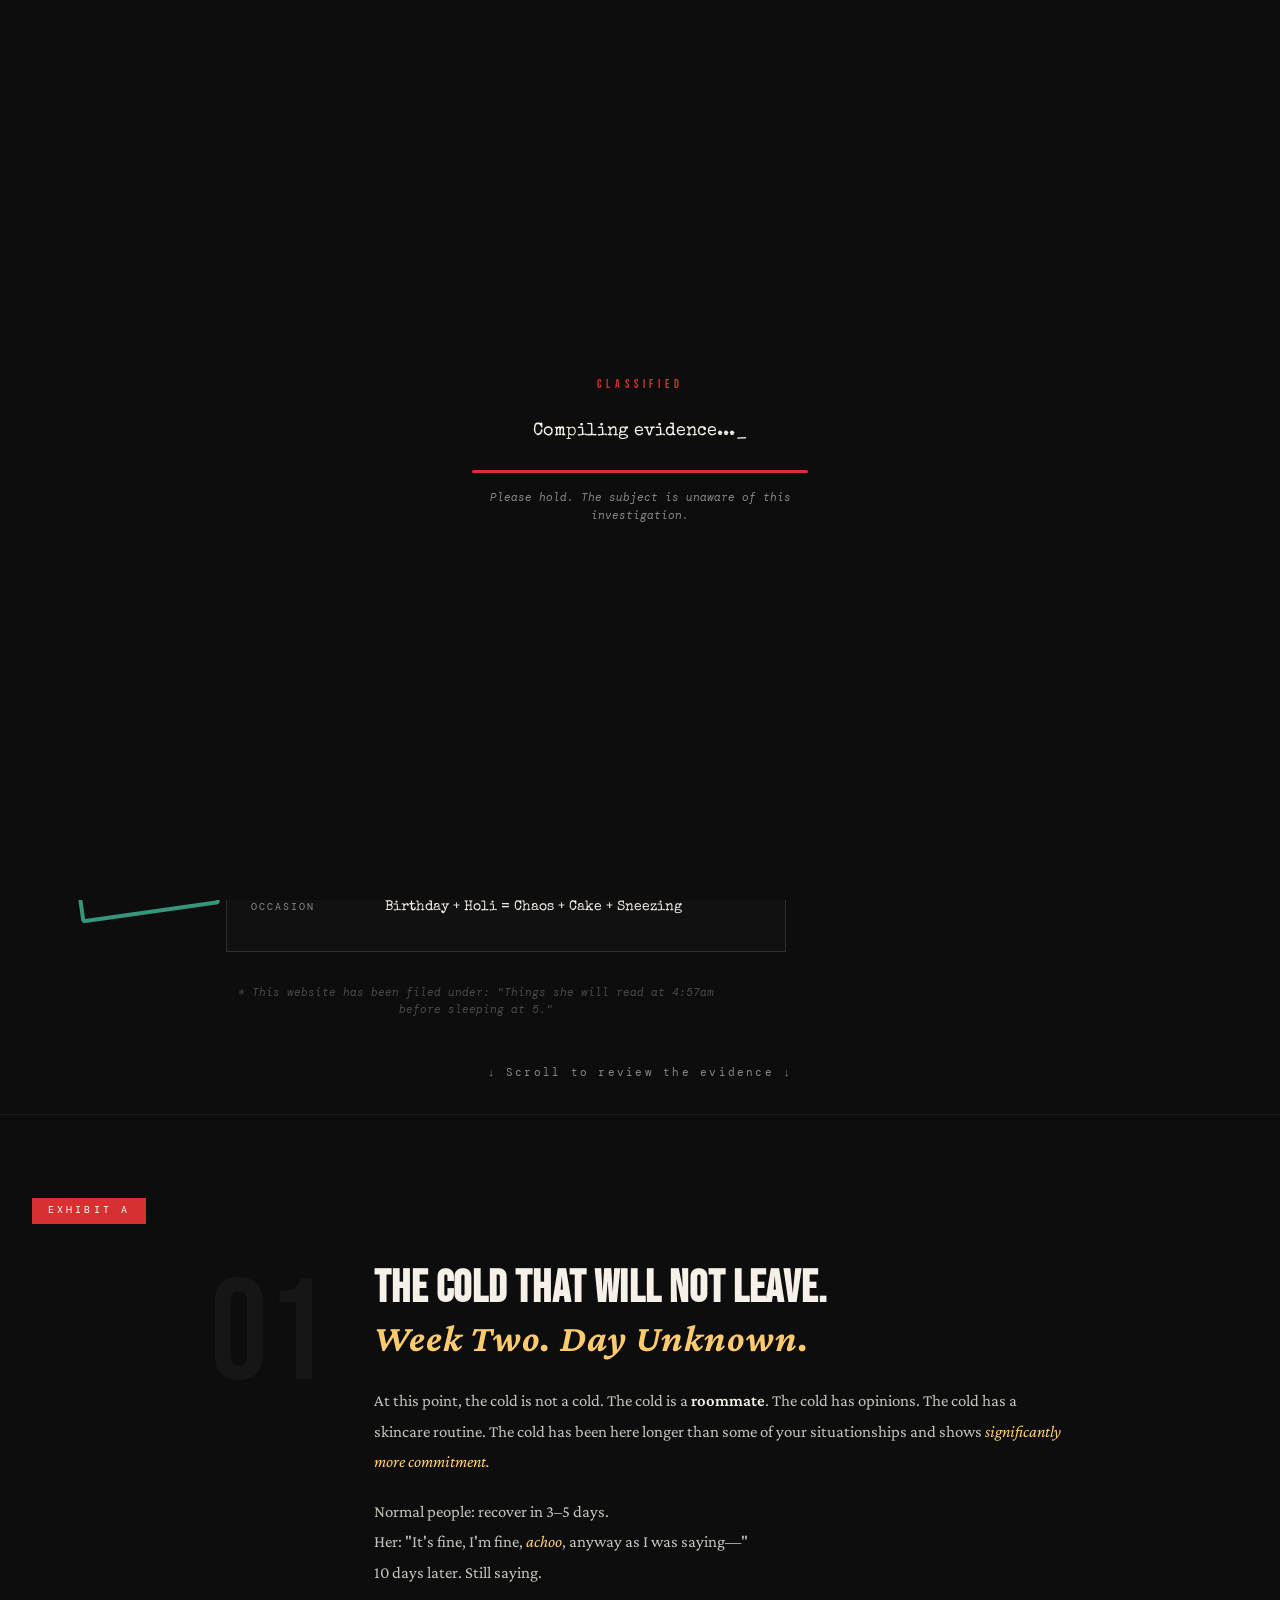
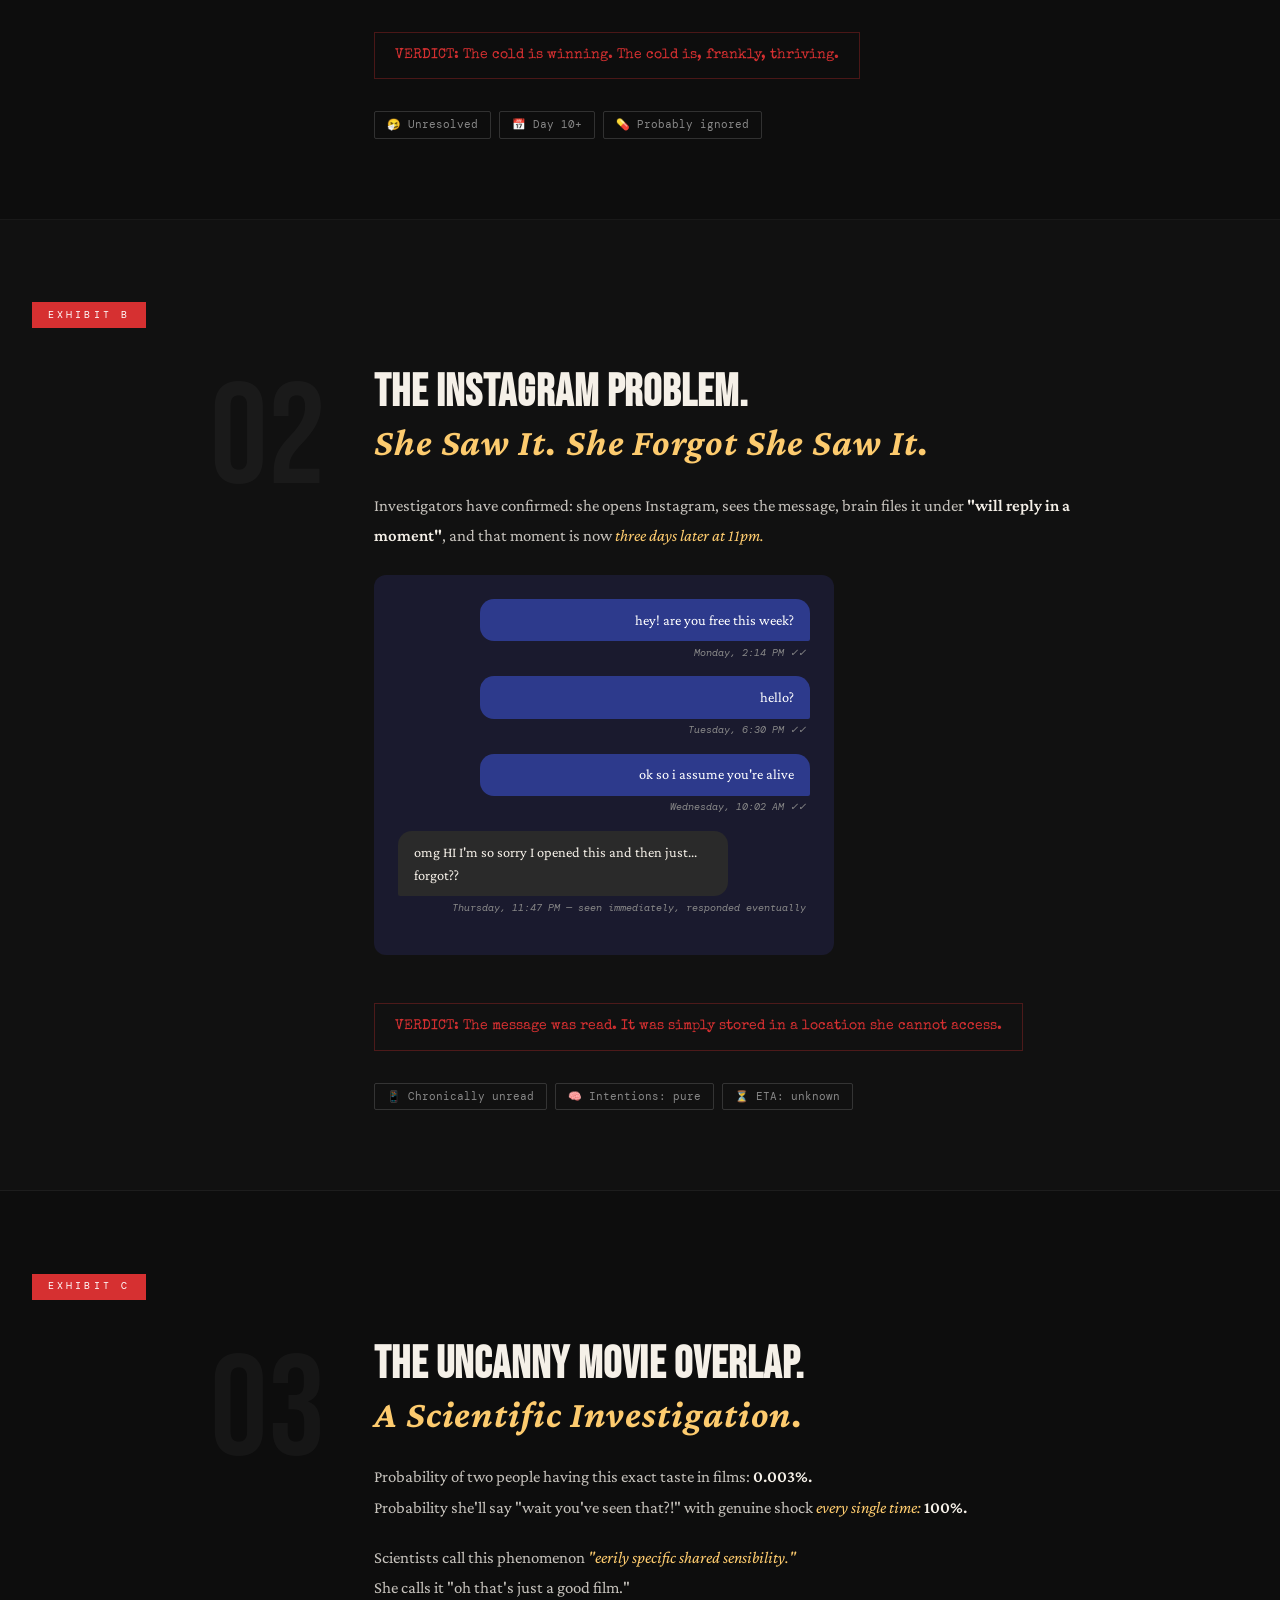
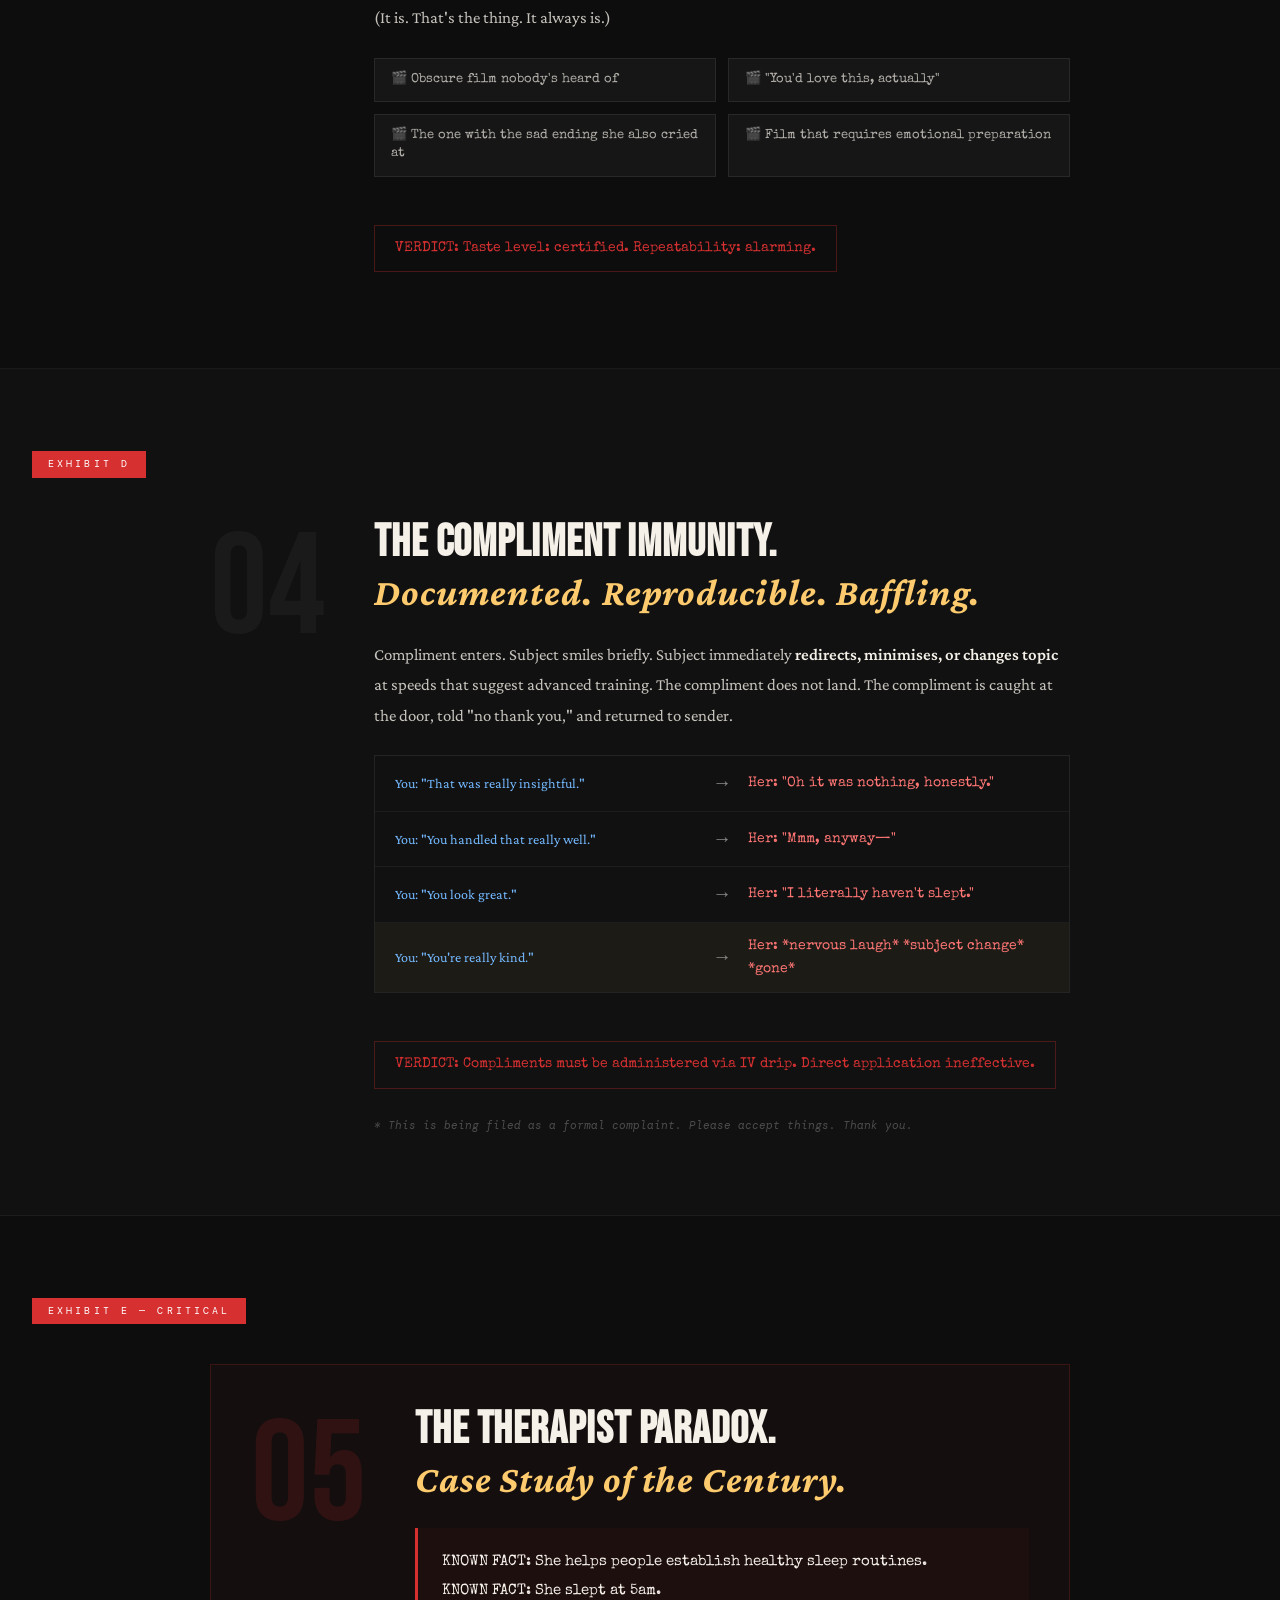
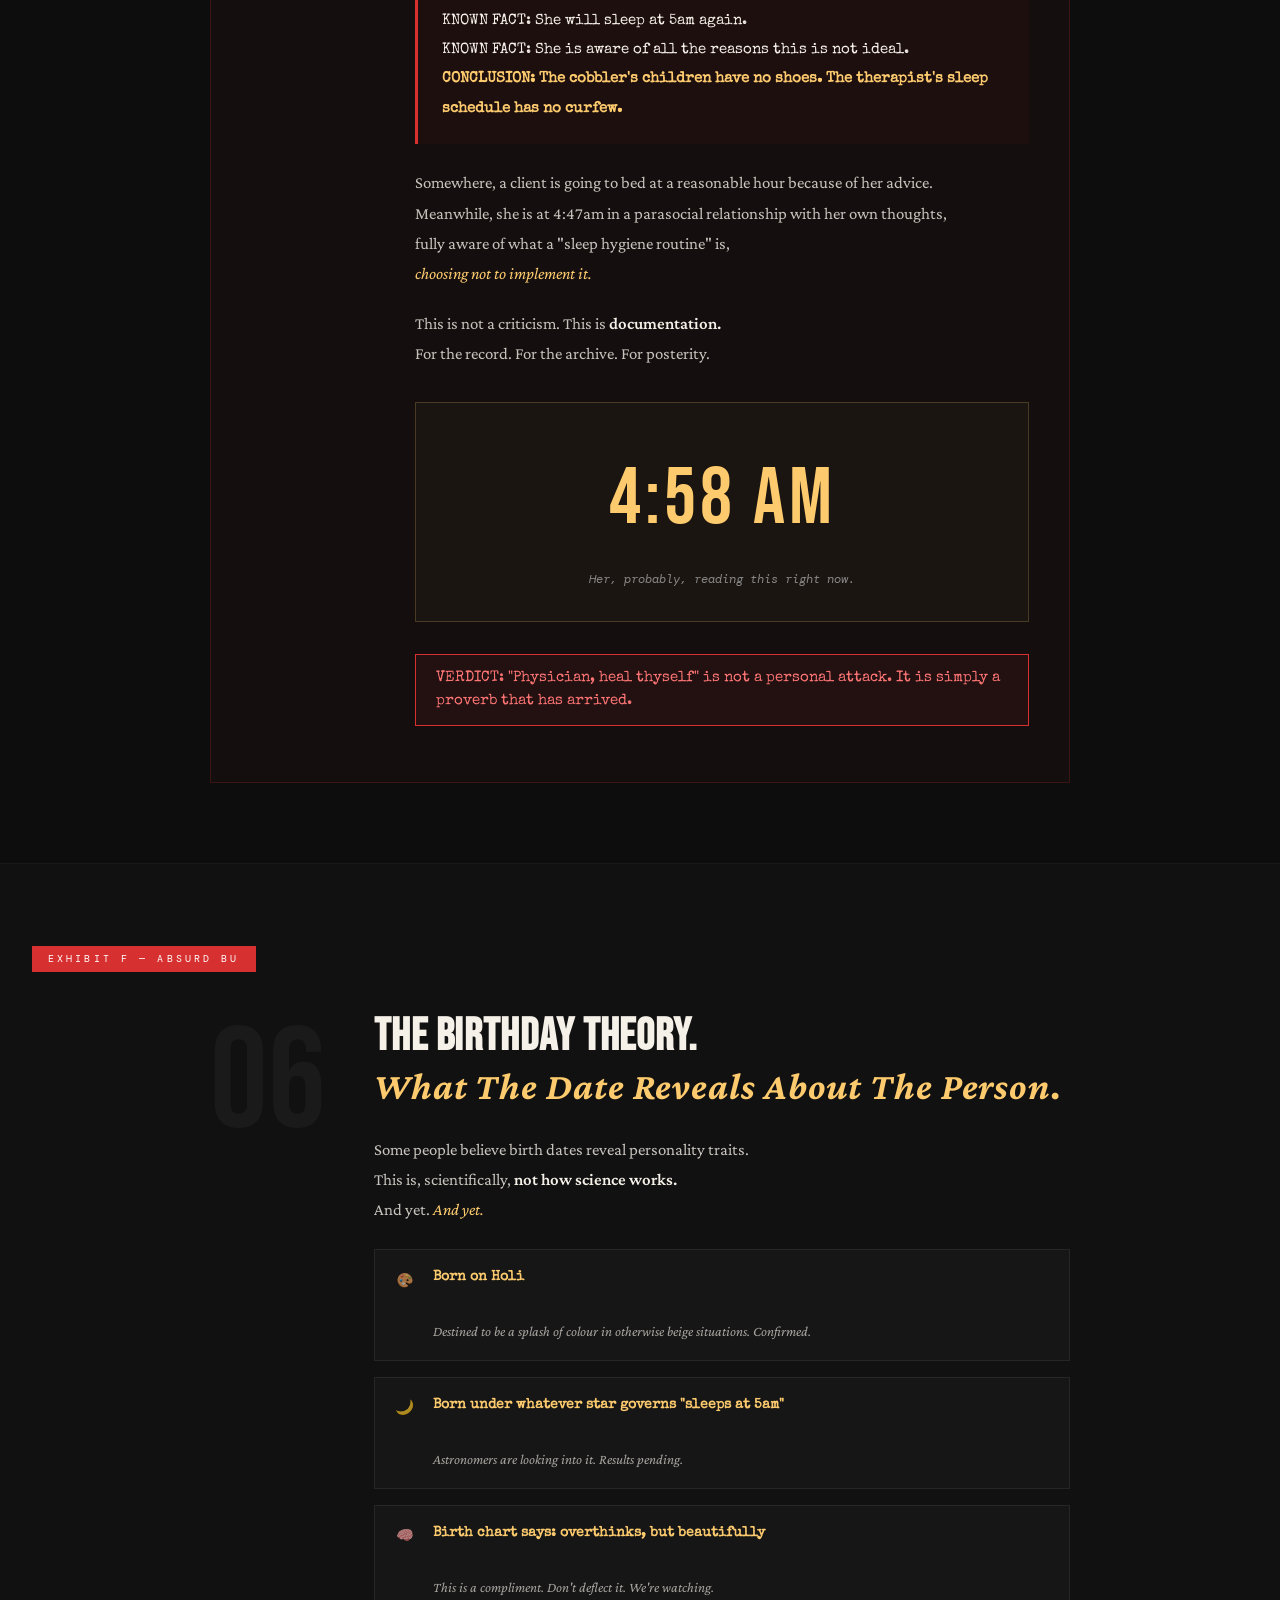
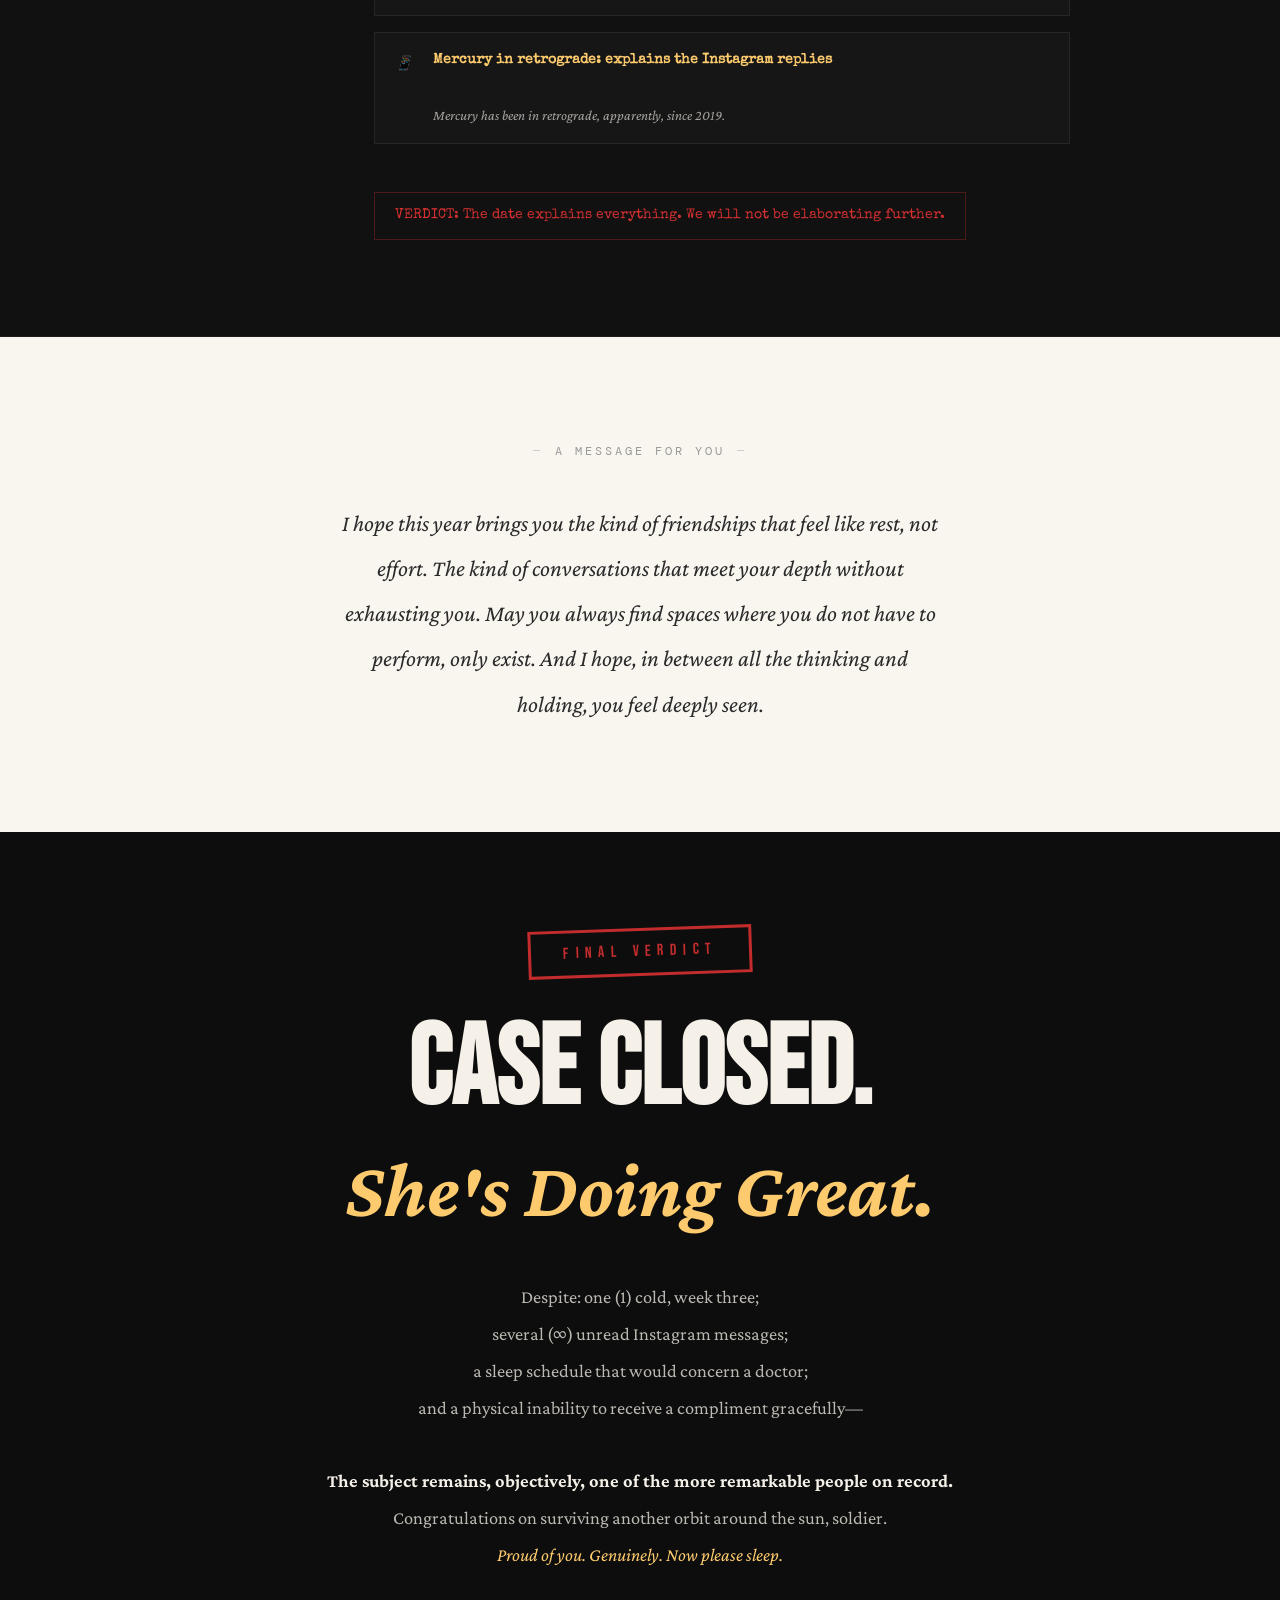
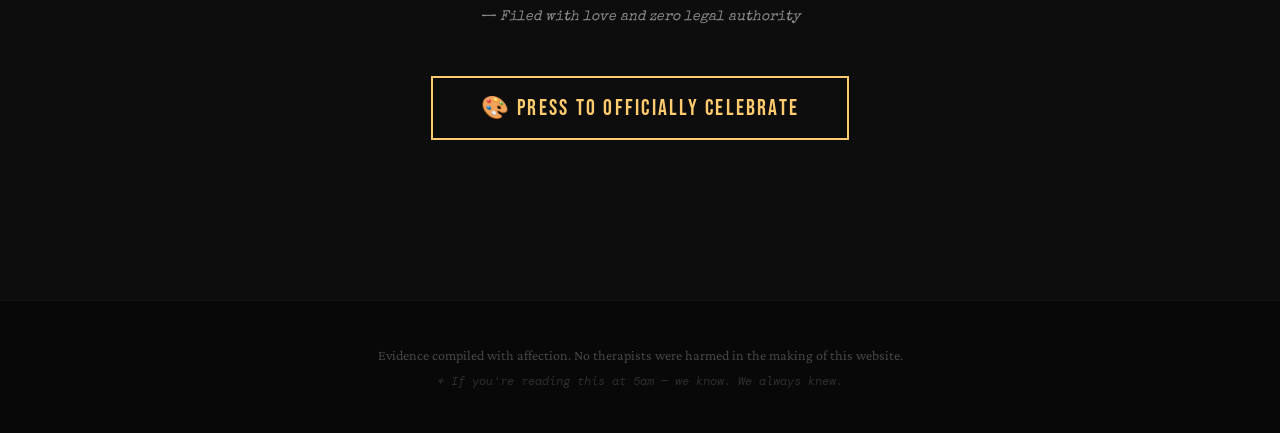
<file: index2.html>
<!DOCTYPE html>
<html lang="en">
<head>
  <meta charset="UTF-8" />
  <meta name="viewport" content="width=device-width, initial-scale=1.0" />
  <title>CASE FILE: Birthday 🎂</title>
  <link rel="stylesheet" href="style2.css" />
  <link href="https://fonts.googleapis.com/css2?family=Bebas+Neue&family=Crimson+Pro:ital,wght@0,400;0,600;1,400;1,600&family=Special+Elite&family=DM+Mono:wght@300;400;500&display=swap" rel="stylesheet" />
</head>
<body>

  <!-- LOADING SCREEN -->
  <div class="loader" id="loader">
    <div class="loader-inner">
      <p class="loader-tag">CLASSIFIED</p>
      <p class="loader-text">Compiling evidence...<span class="blink">_</span></p>
      <div class="loader-bar"><div class="loader-fill" id="loaderFill"></div></div>
      <p class="loader-sub">Please hold. The subject is unaware of this investigation.</p>
    </div>
  </div>

  <!-- NOISE OVERLAY -->
  <div class="noise"></div>

  <!-- ══════════════════════════════════════════ -->
  <!-- HERO: CASE FILE COVER                      -->
  <!-- ══════════════════════════════════════════ -->
  <section class="hero" id="hero">
    <div class="hero-bg-text" aria-hidden="true">BIRTHDAY</div>

    <div class="stamp stamp-1">CONFIDENTIAL</div>
    <div class="stamp stamp-2">VERIFIED</div>

    <div class="hero-content">
      <div class="case-header">
        <span class="case-label">CASE FILE NO.</span>
        <span class="case-number">031-HOLI-BDAY</span>
      </div>

      <h1 class="hero-title">HAPPY<br/><em>BIRTHDAY</em><br/>&amp; HOLI</h1>

      <div class="hero-dossier">
        <div class="dossier-row">
          <span class="d-label">SUBJECT</span>
          <span class="d-val">Her. You know exactly who.</span>
        </div>
        <div class="dossier-row">
          <span class="d-label">STATUS</span>
          <span class="d-val">Still here. Still iconic. Cold: ongoing.</span>
        </div>
        <div class="dossier-row">
          <span class="d-label">THREAT LEVEL</span>
          <span class="d-val">Medium. High taste. Zero cold recovery.</span>
        </div>
        <div class="dossier-row">
          <span class="d-label">OCCASION</span>
          <span class="d-val">Birthday + Holi = Chaos + Cake + Sneezing</span>
        </div>
      </div>

      <p class="hero-footnote">* This website has been filed under: "Things she will read at 4:57am before sleeping at 5."</p>
    </div>

    <div class="scroll-hint">↓ Scroll to review the evidence ↓</div>
  </section>

  <!-- ══════════════════════════════════════════ -->
  <!-- SECTION: THE COLD                          -->
  <!-- ══════════════════════════════════════════ -->
  <section class="evidence-section" id="cold">
    <div class="section-tape">EXHIBIT A</div>
    <div class="evidence-card reveal">
      <div class="evidence-number">01</div>
      <div class="evidence-body">
        <h2 class="evidence-title">The Cold That Will Not Leave.<br/><em>Week Two. Day Unknown.</em></h2>
        <p class="evidence-text">
          At this point, the cold is not a cold. The cold is a <strong>roommate</strong>. 
          The cold has opinions. The cold has a skincare routine. 
          The cold has been here longer than some of your situationships and shows 
          <em>significantly more commitment.</em>
        </p>
        <p class="evidence-text">
          Normal people: recover in 3–5 days.<br/>
          Her: "It's fine, I'm fine, <em>achoo</em>, anyway as I was saying—"<br/>
          10 days later. Still saying.
        </p>
        <div class="evidence-verdict">
          VERDICT: The cold is winning. The cold is, frankly, thriving.
        </div>
        <div class="evidence-tag-row">
          <span class="etag">🤧 Unresolved</span>
          <span class="etag">📅 Day 10+</span>
          <span class="etag">💊 Probably ignored</span>
        </div>
      </div>
    </div>
  </section>

  <!-- ══════════════════════════════════════════ -->
  <!-- SECTION: INSTAGRAM INBOX                   -->
  <!-- ══════════════════════════════════════════ -->
  <section class="evidence-section alt-bg" id="insta">
    <div class="section-tape">EXHIBIT B</div>
    <div class="evidence-card reveal">
      <div class="evidence-number">02</div>
      <div class="evidence-body">
        <h2 class="evidence-title">The Instagram Problem.<br/><em>She Saw It. She Forgot She Saw It.</em></h2>
        <p class="evidence-text">
          Investigators have confirmed: she opens Instagram, sees the message, 
          brain files it under <strong>"will reply in a moment"</strong>, 
          and that moment is now <em>three days later at 11pm.</em>
        </p>

        <!-- Fake chat UI -->
        <div class="fake-chat">
          <div class="chat-bubble sent">hey! are you free this week?</div>
          <div class="chat-time">Monday, 2:14 PM ✓✓</div>
          <div class="chat-bubble sent">hello?</div>
          <div class="chat-time">Tuesday, 6:30 PM ✓✓</div>
          <div class="chat-bubble sent">ok so i assume you're alive</div>
          <div class="chat-time">Wednesday, 10:02 AM ✓✓</div>
          <div class="chat-bubble received">omg HI I'm so sorry I opened this and then just... forgot??</div>
          <div class="chat-time">Thursday, 11:47 PM — <em>seen immediately, responded eventually</em></div>
        </div>

        <div class="evidence-verdict">
          VERDICT: The message was read. It was simply stored in a location she cannot access.
        </div>
        <div class="evidence-tag-row">
          <span class="etag">📱 Chronically unread</span>
          <span class="etag">🧠 Intentions: pure</span>
          <span class="etag">⏳ ETA: unknown</span>
        </div>
      </div>
    </div>
  </section>

  <!-- ══════════════════════════════════════════ -->
  <!-- SECTION: THE MOVIE TASTE                   -->
  <!-- ══════════════════════════════════════════ -->
  <section class="evidence-section" id="movies">
    <div class="section-tape">EXHIBIT C</div>
    <div class="evidence-card reveal">
      <div class="evidence-number">03</div>
      <div class="evidence-body">
        <h2 class="evidence-title">The Uncanny Movie Overlap.<br/><em>A Scientific Investigation.</em></h2>
        <p class="evidence-text">
          Probability of two people having this exact taste in films: <strong>0.003%.</strong><br/>
          Probability she'll say "wait you've seen that?!" with genuine shock <em>every single time:</em> <strong>100%.</strong>
        </p>
        <p class="evidence-text">
          Scientists call this phenomenon <em>"eerily specific shared sensibility."</em><br/>
          She calls it "oh that's just a good film."<br/>
          (It is. That's the thing. It always is.)
        </p>
        <div class="movie-grid">
          <div class="movie-card">🎬 Obscure film nobody's heard of</div>
          <div class="movie-card">🎬 "You'd love this, actually"</div>
          <div class="movie-card">🎬 The one with the sad ending she also cried at</div>
          <div class="movie-card">🎬 Film that requires emotional preparation</div>
        </div>
        <div class="evidence-verdict">
          VERDICT: Taste level: certified. Repeatability: alarming.
        </div>
      </div>
    </div>
  </section>

  <!-- ══════════════════════════════════════════ -->
  <!-- SECTION: THE COMPLIMENT DEFLECTION         -->
  <!-- ══════════════════════════════════════════ -->
  <section class="evidence-section alt-bg" id="compliments">
    <div class="section-tape">EXHIBIT D</div>
    <div class="evidence-card reveal">
      <div class="evidence-number">04</div>
      <div class="evidence-body">
        <h2 class="evidence-title">The Compliment Immunity.<br/><em>Documented. Reproducible. Baffling.</em></h2>
        <p class="evidence-text">
          Compliment enters. Subject smiles briefly. Subject immediately 
          <strong>redirects, minimises, or changes topic</strong> at speeds that suggest 
          advanced training. The compliment does not land. 
          The compliment is caught at the door, told "no thank you," and returned to sender.
        </p>

        <!-- Compliment deflection chart -->
        <div class="deflect-chart">
          <div class="deflect-row">
            <span class="deflect-in">You: "That was really insightful."</span>
            <span class="deflect-arrow">→</span>
            <span class="deflect-out">Her: "Oh it was nothing, honestly."</span>
          </div>
          <div class="deflect-row">
            <span class="deflect-in">You: "You handled that really well."</span>
            <span class="deflect-arrow">→</span>
            <span class="deflect-out">Her: "Mmm, anyway—"</span>
          </div>
          <div class="deflect-row">
            <span class="deflect-in">You: "You look great."</span>
            <span class="deflect-arrow">→</span>
            <span class="deflect-out">Her: "I literally haven't slept."</span>
          </div>
          <div class="deflect-row highlight-row">
            <span class="deflect-in">You: "You're really kind."</span>
            <span class="deflect-arrow">→</span>
            <span class="deflect-out">Her: *nervous laugh* *subject change* *gone*</span>
          </div>
        </div>

        <div class="evidence-verdict">
          VERDICT: Compliments must be administered via IV drip. Direct application ineffective.
        </div>
        <div class="side-note">* This is being filed as a formal complaint. Please accept things. Thank you.</div>
      </div>
    </div>
  </section>

  <!-- ══════════════════════════════════════════ -->
  <!-- SECTION: THE THERAPIST PARADOX             -->
  <!-- ══════════════════════════════════════════ -->
  <section class="evidence-section" id="therapist">
    <div class="section-tape">EXHIBIT E — CRITICAL</div>
    <div class="evidence-card reveal highlight-card">
      <div class="evidence-number critical-num">05</div>
      <div class="evidence-body">
        <h2 class="evidence-title">THE THERAPIST PARADOX.<br/><em>Case Study of the Century.</em></h2>

        <div class="paradox-box">
          <p class="paradox-statement">
            KNOWN FACT: She helps people establish healthy sleep routines.<br/>
            KNOWN FACT: She slept at 5am.<br/>
            KNOWN FACT: She will sleep at 5am again.<br/>
            KNOWN FACT: She is aware of all the reasons this is not ideal.<br/>
            <strong>CONCLUSION: The cobbler's children have no shoes. The therapist's sleep schedule has no curfew.</strong>
          </p>
        </div>

        <p class="evidence-text">
          Somewhere, a client is going to bed at a reasonable hour because of her advice.<br/>
          Meanwhile, she is at 4:47am in a parasocial relationship with her own thoughts,<br/>
          fully aware of what a "sleep hygiene routine" is,<br/>
          <em>choosing not to implement it.</em>
        </p>
        <p class="evidence-text">
          This is not a criticism. This is <strong>documentation.</strong><br/>
          For the record. For the archive. For posterity.
        </p>

        <div class="clock-display">
          <span class="clock-time">4:58 AM</span>
          <span class="clock-caption">Her, probably, reading this right now.</span>
        </div>

        <div class="evidence-verdict critical-verdict">
          VERDICT: "Physician, heal thyself" is not a personal attack. It is simply a proverb that has arrived.
        </div>
      </div>
    </div>
  </section>

  <!-- ══════════════════════════════════════════ -->
  <!-- SECTION: BIRTHDAY DATE REVEALS ALL         -->
  <!-- ══════════════════════════════════════════ -->
  <section class="evidence-section alt-bg" id="birthdate">
    <div class="section-tape">EXHIBIT F — ABSURD BUT TRUE</div>
    <div class="evidence-card reveal">
      <div class="evidence-number">06</div>
      <div class="evidence-body">
        <h2 class="evidence-title">The Birthday Theory.<br/><em>What The Date Reveals About The Person.</em></h2>
        <p class="evidence-text">
          Some people believe birth dates reveal personality traits.<br/>
          This is, scientifically, <strong>not how science works.</strong><br/>
          And yet. <em>And yet.</em>
        </p>

        <div class="birth-reveal-box">
          <div class="birth-item">
            <span class="birth-icon">🎨</span>
            <div>
              <strong>Born on Holi</strong><br/>
              <span>Destined to be a splash of colour in otherwise beige situations. Confirmed.</span>
            </div>
          </div>
          <div class="birth-item">
            <span class="birth-icon">🌙</span>
            <div>
              <strong>Born under whatever star governs "sleeps at 5am"</strong><br/>
              <span>Astronomers are looking into it. Results pending.</span>
            </div>
          </div>
          <div class="birth-item">
            <span class="birth-icon">🧠</span>
            <div>
              <strong>Birth chart says: overthinks, but beautifully</strong><br/>
              <span>This is a compliment. Don't deflect it. We're watching.</span>
            </div>
          </div>
          <div class="birth-item">
            <span class="birth-icon">📱</span>
            <div>
              <strong>Mercury in retrograde: explains the Instagram replies</strong><br/>
              <span>Mercury has been in retrograde, apparently, since 2019.</span>
            </div>
          </div>
        </div>

        <div class="evidence-verdict">
          VERDICT: The date explains everything. We will not be elaborating further.
        </div>
      </div>
    </div>
  </section>

  <!-- ══════════════════════════════════════════ -->
  <!-- THE ONE EMOTIONAL SECTION                  -->
  <!-- ══════════════════════════════════════════ -->
  <section class="message-section" id="message">
    <div class="message-wrapper reveal">
      <p class="message-label">A Message For You</p>
      <blockquote class="message-text">
        I hope this year brings you the kind of friendships that feel like rest, not effort. The kind of conversations that meet your depth without exhausting you. May you always find spaces where you do not have to perform, only exist. And I hope, in between all the thinking and holding, you feel deeply seen.
      </blockquote>
    </div>
  </section>

  <!-- ══════════════════════════════════════════ -->
  <!-- FINAL VERDICT                              -->
  <!-- ══════════════════════════════════════════ -->
  <section class="verdict-section" id="verdict">
    <div class="verdict-content reveal">
      <div class="verdict-stamp">FINAL VERDICT</div>
      <h2 class="verdict-title">Case Closed.<br/><em>She's Doing Great.</em></h2>
      <p class="verdict-text">
        Despite: one (1) cold, week three;<br/>
        several (∞) unread Instagram messages;<br/>
        a sleep schedule that would concern a doctor;<br/>
        and a physical inability to receive a compliment gracefully—<br/><br/>
        <strong>The subject remains, objectively, one of the more remarkable people on record.</strong><br/>
        Congratulations on surviving another orbit around the sun, soldier.<br/>
        <em>Proud of you. Genuinely. Now please sleep.</em>
      </p>

      <div class="verdict-signature">
        — Filed with love and zero legal authority
      </div>

      <!-- Chaos button -->
      <button class="chaos-btn" id="chaosBtn" onclick="triggerChaos()">
        🎨 Press to officially celebrate
      </button>
      <p class="chaos-message" id="chaosMessage"></p>
    </div>

    <div class="confetti-container" id="confettiContainer"></div>
    <div class="splash-overlay" id="splashOverlay"></div>
  </section>

  <!-- FOOTER -->
  <footer class="footer">
    <p>Evidence compiled with affection. No therapists were harmed in the making of this website.</p>
    <p class="footer-mono">* If you're reading this at 5am — we know. We always knew.</p>
  </footer>

  <script src="script2.js"></script>
</body>
</html>
</file>
<file: style2.css>
/* ═══════════════════════════════════════════════════
   BIRTHDAY CASE FILE v2 — style2.css
   Aesthetic: Dark newspaper × detective board × unhinged
   ═══════════════════════════════════════════════════ */

*, *::before, *::after { box-sizing: border-box; margin: 0; padding: 0; }

:root {
  --bg:        #0D0D0D;
  --bg-alt:    #111111;
  --paper:     #F5F0E8;
  --paper-alt: #EDE8DC;
  --ink:       #1A1A1A;
  --red:       #D63031;
  --yellow:    #FDCB6E;
  --pink:      #FF7675;
  --blue:      #74B9FF;
  --green:     #55EFC4;
  --muted:     #888;
  --white:     #FFFFFF;

  --font-headline: 'Bebas Neue', 'Arial Black', sans-serif;
  --font-body:     'Crimson Pro', Georgia, serif;
  --font-type:     'Special Elite', 'Courier New', monospace;
  --font-mono:     'DM Mono', 'Courier New', monospace;
}

html { scroll-behavior: smooth; font-size: 16px; }

body {
  font-family: var(--font-body);
  background: var(--bg);
  color: var(--paper);
  overflow-x: hidden;
  line-height: 1.6;
  cursor: default;
}

/* Grain texture overlay */
.noise {
  position: fixed;
  inset: 0;
  pointer-events: none;
  z-index: 9998;
  opacity: 0.03;
  background-image: url("data:image/svg+xml,%3Csvg viewBox='0 0 256 256' xmlns='http://www.w3.org/2000/svg'%3E%3Cfilter id='noise'%3E%3CfeTurbulence type='fractalNoise' baseFrequency='0.9' numOctaves='4' stitchTiles='stitch'/%3E%3C/filter%3E%3Crect width='100%25' height='100%25' filter='url(%23noise)'/%3E%3C/svg%3E");
  background-repeat: repeat;
  background-size: 128px;
}

/* ── LOADER ───────────────────────────────────────── */
.loader {
  position: fixed;
  inset: 0;
  background: var(--bg);
  z-index: 9999;
  display: flex;
  align-items: center;
  justify-content: center;
  transition: opacity 0.6s ease;
}

.loader.hidden { opacity: 0; pointer-events: none; }

.loader-inner { text-align: center; max-width: 400px; padding: 2rem; }

.loader-tag {
  font-family: var(--font-headline);
  font-size: 0.75rem;
  letter-spacing: 0.4em;
  color: var(--red);
  margin-bottom: 1.5rem;
}

.loader-text {
  font-family: var(--font-type);
  font-size: 1.1rem;
  color: var(--paper);
  margin-bottom: 1.5rem;
}

.blink { animation: blink 0.8s step-end infinite; }
@keyframes blink { 0%, 100% { opacity: 1; } 50% { opacity: 0; } }

.loader-bar {
  width: 100%;
  height: 3px;
  background: rgba(255,255,255,0.1);
  border-radius: 2px;
  overflow: hidden;
  margin-bottom: 1rem;
}

.loader-fill {
  height: 100%;
  width: 0%;
  background: var(--red);
  transition: width 0.05s linear;
}

.loader-sub {
  font-family: var(--font-mono);
  font-size: 0.7rem;
  color: var(--muted);
  font-style: italic;
}

/* ── HERO ─────────────────────────────────────────── */
.hero {
  min-height: 100vh;
  display: flex;
  flex-direction: column;
  align-items: center;
  justify-content: center;
  position: relative;
  padding: 4rem 2rem 6rem;
  overflow: hidden;
  border-bottom: 1px solid rgba(255,255,255,0.06);
}

/* Giant bg text */
.hero-bg-text {
  position: absolute;
  font-family: var(--font-headline);
  font-size: clamp(10rem, 25vw, 22rem);
  color: rgba(255,255,255,0.02);
  letter-spacing: 0.1em;
  pointer-events: none;
  user-select: none;
  top: 50%;
  left: 50%;
  transform: translate(-50%, -50%);
  white-space: nowrap;
}

/* Stamps */
.stamp {
  position: absolute;
  font-family: var(--font-headline);
  font-size: 1.4rem;
  letter-spacing: 0.2em;
  border: 4px solid;
  padding: 0.4rem 1.2rem;
  border-radius: 4px;
  transform-origin: center;
  opacity: 0.6;
}

.stamp-1 {
  color: var(--red);
  border-color: var(--red);
  top: 12%;
  right: 8%;
  transform: rotate(12deg);
}

.stamp-2 {
  color: var(--green);
  border-color: var(--green);
  bottom: 18%;
  left: 6%;
  transform: rotate(-8deg);
}

/* Case header */
.case-header {
  display: flex;
  align-items: center;
  gap: 1rem;
  margin-bottom: 2rem;
  opacity: 0;
  animation: fade-in 0.6s ease forwards 1.8s;
}

.case-label {
  font-family: var(--font-mono);
  font-size: 0.7rem;
  letter-spacing: 0.3em;
  color: var(--muted);
  text-transform: uppercase;
}

.case-number {
  font-family: var(--font-mono);
  font-size: 0.85rem;
  color: var(--red);
  letter-spacing: 0.1em;
}

/* Hero title */
.hero-title {
  font-family: var(--font-headline);
  font-size: clamp(5rem, 16vw, 13rem);
  line-height: 0.95;
  letter-spacing: 0.02em;
  text-align: center;
  color: var(--paper);
  margin-bottom: 3rem;
  opacity: 0;
  animation: fade-in 0.8s ease forwards 2s;
}

.hero-title em {
  font-family: 'Crimson Pro', serif;
  font-style: italic;
  color: var(--yellow);
  font-size: 0.85em;
}

/* Dossier block */
.hero-dossier {
  width: 100%;
  max-width: 560px;
  border: 1px solid rgba(255,255,255,0.12);
  padding: 1.5rem;
  background: rgba(255,255,255,0.02);
  opacity: 0;
  animation: fade-in 0.8s ease forwards 2.3s;
}

.dossier-row {
  display: flex;
  gap: 1.5rem;
  padding: 0.55rem 0;
  border-bottom: 1px solid rgba(255,255,255,0.06);
  font-size: 0.9rem;
  align-items: baseline;
}

.dossier-row:last-child { border-bottom: none; }

.d-label {
  font-family: var(--font-mono);
  font-size: 0.65rem;
  letter-spacing: 0.2em;
  color: var(--muted);
  text-transform: uppercase;
  flex-shrink: 0;
  width: 110px;
}

.d-val {
  font-family: var(--font-type);
  font-size: 0.88rem;
  color: var(--paper);
  line-height: 1.4;
}

.hero-footnote {
  margin-top: 2rem;
  font-family: var(--font-mono);
  font-size: 0.68rem;
  color: rgba(255,255,255,0.25);
  font-style: italic;
  text-align: center;
  max-width: 500px;
  opacity: 0;
  animation: fade-in 0.8s ease forwards 2.7s;
}

.scroll-hint {
  position: absolute;
  bottom: 2rem;
  left: 50%;
  transform: translateX(-50%);
  font-family: var(--font-mono);
  font-size: 0.7rem;
  letter-spacing: 0.2em;
  color: var(--muted);
  animation: pulse-hint 2s ease-in-out infinite;
}

@keyframes pulse-hint {
  0%, 100% { opacity: 0.4; }
  50%       { opacity: 1; }
}

@keyframes fade-in {
  from { opacity: 0; transform: translateY(16px); }
  to   { opacity: 1; transform: translateY(0); }
}

/* ── EVIDENCE SECTIONS ────────────────────────────── */
.evidence-section {
  padding: 5rem 2rem;
  position: relative;
  border-bottom: 1px solid rgba(255,255,255,0.05);
}

.evidence-section.alt-bg { background: var(--bg-alt); }

.section-tape {
  display: inline-block;
  background: var(--red);
  color: var(--white);
  font-family: var(--font-mono);
  font-size: 0.65rem;
  letter-spacing: 0.3em;
  padding: 0.3rem 1rem;
  margin-bottom: 2.5rem;
  text-transform: uppercase;
}

.evidence-card {
  max-width: 860px;
  margin: 0 auto;
  display: flex;
  gap: 3rem;
  align-items: flex-start;
}

.evidence-number {
  font-family: var(--font-headline);
  font-size: clamp(5rem, 12vw, 9rem);
  line-height: 1;
  color: rgba(255,255,255,0.04);
  flex-shrink: 0;
  user-select: none;
}

.critical-num { color: rgba(214,48,49,0.15); }

.evidence-body { flex: 1; }

.evidence-title {
  font-family: var(--font-headline);
  font-size: clamp(1.6rem, 4vw, 2.8rem);
  line-height: 1.1;
  letter-spacing: 0.02em;
  color: var(--paper);
  margin-bottom: 1.5rem;
}

.evidence-title em {
  font-family: 'Crimson Pro', serif;
  font-style: italic;
  color: var(--yellow);
  font-size: 0.85em;
}

.evidence-text {
  font-size: 1.05rem;
  color: rgba(245,240,232,0.8);
  line-height: 1.8;
  margin-bottom: 1.25rem;
}

.evidence-text strong { color: var(--paper); font-weight: 600; }
.evidence-text em     { color: var(--yellow); font-style: italic; }

.evidence-verdict {
  font-family: var(--font-type);
  font-size: 0.9rem;
  color: var(--red);
  margin: 1.5rem 0 1rem;
  padding: 0.75rem 1.25rem;
  border: 1px solid rgba(214,48,49,0.3);
  display: inline-block;
  line-height: 1.5;
}

.critical-verdict {
  background: rgba(214,48,49,0.08);
  border-color: var(--red);
  color: var(--pink);
  font-size: 0.95rem;
  display: block;
}

.evidence-tag-row {
  display: flex;
  flex-wrap: wrap;
  gap: 0.5rem;
  margin-top: 1rem;
}

.etag {
  font-family: var(--font-mono);
  font-size: 0.68rem;
  padding: 0.25rem 0.75rem;
  border: 1px solid rgba(255,255,255,0.15);
  color: var(--muted);
  border-radius: 2px;
}

.side-note {
  font-family: var(--font-mono);
  font-size: 0.7rem;
  color: rgba(255,255,255,0.25);
  font-style: italic;
  margin-top: 0.75rem;
}

/* Highlight card (Therapist Paradox) */
.highlight-card {
  border: 1px solid rgba(214,48,49,0.2);
  padding: 2.5rem;
  background: rgba(214,48,49,0.03);
}

/* Fake chat */
.fake-chat {
  background: #1A1A2E;
  border-radius: 12px;
  padding: 1.5rem;
  margin: 1.5rem 0;
  max-width: 460px;
}

.chat-bubble {
  display: inline-block;
  padding: 0.6rem 1rem;
  border-radius: 14px;
  font-family: var(--font-body);
  font-size: 0.9rem;
  margin-bottom: 0.2rem;
  max-width: 80%;
}

.chat-bubble.sent {
  background: #2D3A8C;
  color: #fff;
  margin-left: auto;
  display: block;
  text-align: right;
  border-radius: 14px 14px 2px 14px;
}

.chat-bubble.received {
  background: #2A2A2A;
  color: var(--paper);
  display: block;
  border-radius: 14px 14px 14px 2px;
}

.chat-time {
  font-family: var(--font-mono);
  font-size: 0.62rem;
  color: var(--muted);
  text-align: right;
  margin-bottom: 1rem;
  padding-right: 0.25rem;
  font-style: italic;
}

/* Movie grid */
.movie-grid {
  display: grid;
  grid-template-columns: 1fr 1fr;
  gap: 0.75rem;
  margin: 1.5rem 0;
}

.movie-card {
  background: rgba(255,255,255,0.04);
  border: 1px solid rgba(255,255,255,0.08);
  padding: 0.75rem 1rem;
  font-family: var(--font-type);
  font-size: 0.82rem;
  color: rgba(245,240,232,0.7);
  line-height: 1.4;
}

/* Compliment deflect chart */
.deflect-chart {
  margin: 1.5rem 0;
  border: 1px solid rgba(255,255,255,0.08);
}

.deflect-row {
  display: flex;
  align-items: center;
  gap: 1rem;
  padding: 0.75rem 1.25rem;
  border-bottom: 1px solid rgba(255,255,255,0.05);
  flex-wrap: wrap;
}

.deflect-row:last-child { border-bottom: none; }

.highlight-row { background: rgba(253,203,110,0.05); }

.deflect-in {
  flex: 1;
  font-family: var(--font-body);
  font-size: 0.88rem;
  color: var(--blue);
  min-width: 160px;
}

.deflect-arrow {
  color: var(--muted);
  font-size: 1.2rem;
  flex-shrink: 0;
}

.deflect-out {
  flex: 1;
  font-family: var(--font-type);
  font-size: 0.88rem;
  color: var(--pink);
  min-width: 160px;
}

/* Paradox box */
.paradox-box {
  border-left: 3px solid var(--red);
  background: rgba(214,48,49,0.05);
  padding: 1.25rem 1.5rem;
  margin: 1.5rem 0;
}

.paradox-statement {
  font-family: var(--font-type);
  font-size: 0.92rem;
  line-height: 2;
  color: var(--paper);
}

.paradox-statement strong { color: var(--yellow); }

/* Clock display */
.clock-display {
  text-align: center;
  margin: 2rem 0;
  padding: 2rem;
  border: 1px solid rgba(253,203,110,0.2);
  background: rgba(253,203,110,0.03);
}

.clock-time {
  display: block;
  font-family: var(--font-headline);
  font-size: clamp(3rem, 8vw, 5rem);
  color: var(--yellow);
  letter-spacing: 0.05em;
  animation: flicker 4s ease-in-out infinite;
}

@keyframes flicker {
  0%, 95%, 100% { opacity: 1; }
  96%            { opacity: 0.4; }
  97%            { opacity: 1; }
  98%            { opacity: 0.6; }
}

.clock-caption {
  display: block;
  font-family: var(--font-mono);
  font-size: 0.72rem;
  color: var(--muted);
  font-style: italic;
  margin-top: 0.5rem;
}

/* Birth reveal */
.birth-reveal-box {
  display: flex;
  flex-direction: column;
  gap: 1rem;
  margin: 1.5rem 0;
}

.birth-item {
  display: flex;
  gap: 1.25rem;
  align-items: flex-start;
  padding: 1rem 1.25rem;
  border: 1px solid rgba(255,255,255,0.07);
  background: rgba(255,255,255,0.02);
}

.birth-icon {
  font-size: 1.5rem;
  flex-shrink: 0;
  margin-top: 0.2rem;
}

.birth-item strong {
  display: block;
  font-family: var(--font-type);
  font-size: 0.88rem;
  color: var(--yellow);
  margin-bottom: 0.25rem;
}

.birth-item span {
  font-size: 0.88rem;
  color: rgba(245,240,232,0.65);
  font-style: italic;
  line-height: 1.5;
}

/* ── MESSAGE SECTION ──────────────────────────────── */
.message-section {
  min-height: 55vh;
  display: flex;
  align-items: center;
  justify-content: center;
  background: #F9F5EF;
  padding: 5rem 2rem;
}

.message-wrapper {
  max-width: 600px;
  text-align: center;
}

.message-label {
  font-family: var(--font-mono);
  font-size: 0.75rem;
  letter-spacing: 0.25em;
  text-transform: uppercase;
  color: #999;
  margin-bottom: 2.5rem;
}

.message-label::before,
.message-label::after {
  content: '—';
  margin: 0 0.75rem;
  color: #CCC;
}

.message-text {
  font-family: 'Crimson Pro', serif;
  font-size: clamp(1.15rem, 2.5vw, 1.45rem);
  font-style: italic;
  font-weight: 400;
  line-height: 1.95;
  color: #2a2a2a;
  quotes: none;
}

/* ── VERDICT SECTION ──────────────────────────────── */
.verdict-section {
  min-height: 70vh;
  background: var(--bg);
  display: flex;
  align-items: center;
  justify-content: center;
  padding: 6rem 2rem;
  position: relative;
  overflow: hidden;
  text-align: center;
}

.verdict-content {
  position: relative;
  z-index: 2;
  max-width: 680px;
}

.verdict-stamp {
  display: inline-block;
  font-family: var(--font-headline);
  font-size: 1rem;
  letter-spacing: 0.4em;
  color: var(--red);
  border: 3px solid var(--red);
  padding: 0.5rem 2rem;
  margin-bottom: 2.5rem;
  transform: rotate(-2deg);
  opacity: 0.9;
}

.verdict-title {
  font-family: var(--font-headline);
  font-size: clamp(3rem, 9vw, 7rem);
  line-height: 1;
  color: var(--paper);
  margin-bottom: 2.5rem;
}

.verdict-title em {
  font-family: 'Crimson Pro', serif;
  font-style: italic;
  color: var(--yellow);
  font-size: 0.7em;
}

.verdict-text {
  font-size: clamp(0.95rem, 2vw, 1.15rem);
  color: rgba(245,240,232,0.75);
  line-height: 2;
  margin-bottom: 2rem;
}

.verdict-text strong { color: var(--paper); }
.verdict-text em { color: var(--yellow); }

.verdict-signature {
  font-family: var(--font-type);
  font-size: 0.88rem;
  color: var(--muted);
  font-style: italic;
  margin-bottom: 3rem;
}

/* ── CHAOS BUTTON ─────────────────────────────────── */
.chaos-btn {
  cursor: pointer;
  background: transparent;
  border: 2px solid var(--yellow);
  color: var(--yellow);
  font-family: var(--font-headline);
  font-size: 1.4rem;
  letter-spacing: 0.1em;
  padding: 1rem 3rem;
  border-radius: 0;
  transition: background 0.2s, color 0.2s, transform 0.15s;
}

.chaos-btn:hover {
  background: var(--yellow);
  color: var(--ink);
  transform: scale(1.04);
}

.chaos-btn:active { transform: scale(0.97); }

.chaos-message {
  margin-top: 2rem;
  font-family: var(--font-type);
  font-size: clamp(1rem, 2.5vw, 1.5rem);
  color: var(--pink);
  font-style: italic;
  min-height: 2rem;
  opacity: 0;
  transition: opacity 0.5s ease, transform 0.5s ease;
  transform: translateY(8px);
}

.chaos-message.visible { opacity: 1; transform: translateY(0); }

/* Confetti + splash (reused) */
.confetti-container {
  position: absolute; inset: 0;
  pointer-events: none; z-index: 1; overflow: hidden;
}

.confetti-piece {
  position: absolute;
  opacity: 0;
  animation: confetti-fall 2.5s ease-in forwards;
}

@keyframes confetti-fall {
  0%   { transform: translateY(-20px) rotate(0deg); opacity: 1; }
  100% { transform: translateY(100vh) rotate(720deg); opacity: 0; }
}

.splash-overlay {
  position: fixed; inset: 0;
  pointer-events: none; z-index: 9997; opacity: 0;
  transition: opacity 0.1s ease;
}

.splash-overlay.active {
  animation: splash-burst 0.8s ease forwards;
}

@keyframes splash-burst {
  0%   { opacity: 0; }
  10%  { opacity: 0.7; background: radial-gradient(circle at 50% 50%, rgba(253,203,110,0.6) 0%, rgba(255,118,117,0.4) 40%, rgba(116,185,255,0.3) 70%, transparent 100%); }
  100% { opacity: 0; }
}

/* ── FOOTER ───────────────────────────────────────── */
.footer {
  background: #080808;
  color: rgba(255,255,255,0.25);
  text-align: center;
  padding: 2.5rem 2rem;
  font-family: var(--font-body);
  font-size: 0.88rem;
  line-height: 2;
  border-top: 1px solid rgba(255,255,255,0.05);
}

.footer-mono {
  font-family: var(--font-mono);
  font-size: 0.72rem;
  color: rgba(255,255,255,0.15);
  font-style: italic;
}

/* ── SCROLL REVEAL ────────────────────────────────── */
.reveal {
  opacity: 0;
  transform: translateY(28px);
  transition: opacity 0.7s ease, transform 0.7s ease;
}

.reveal.visible { opacity: 1; transform: translateY(0); }

/* ── RESPONSIVE ───────────────────────────────────── */
@media (max-width: 720px) {
  .evidence-card { flex-direction: column; gap: 0.5rem; }
  .evidence-number { font-size: 4rem; }

  .movie-grid { grid-template-columns: 1fr; }

  .deflect-row { flex-direction: column; gap: 0.25rem; }
  .deflect-arrow { display: none; }

  .stamp { display: none; }

  .hero-title { font-size: clamp(4rem, 20vw, 7rem); }
}

@media (max-width: 480px) {
  .evidence-section { padding: 3.5rem 1.25rem; }
  .hero { padding: 3rem 1.25rem 5rem; }
  .verdict-section { padding: 4rem 1.25rem; }
  .fake-chat { padding: 1rem; }
}
</file>
